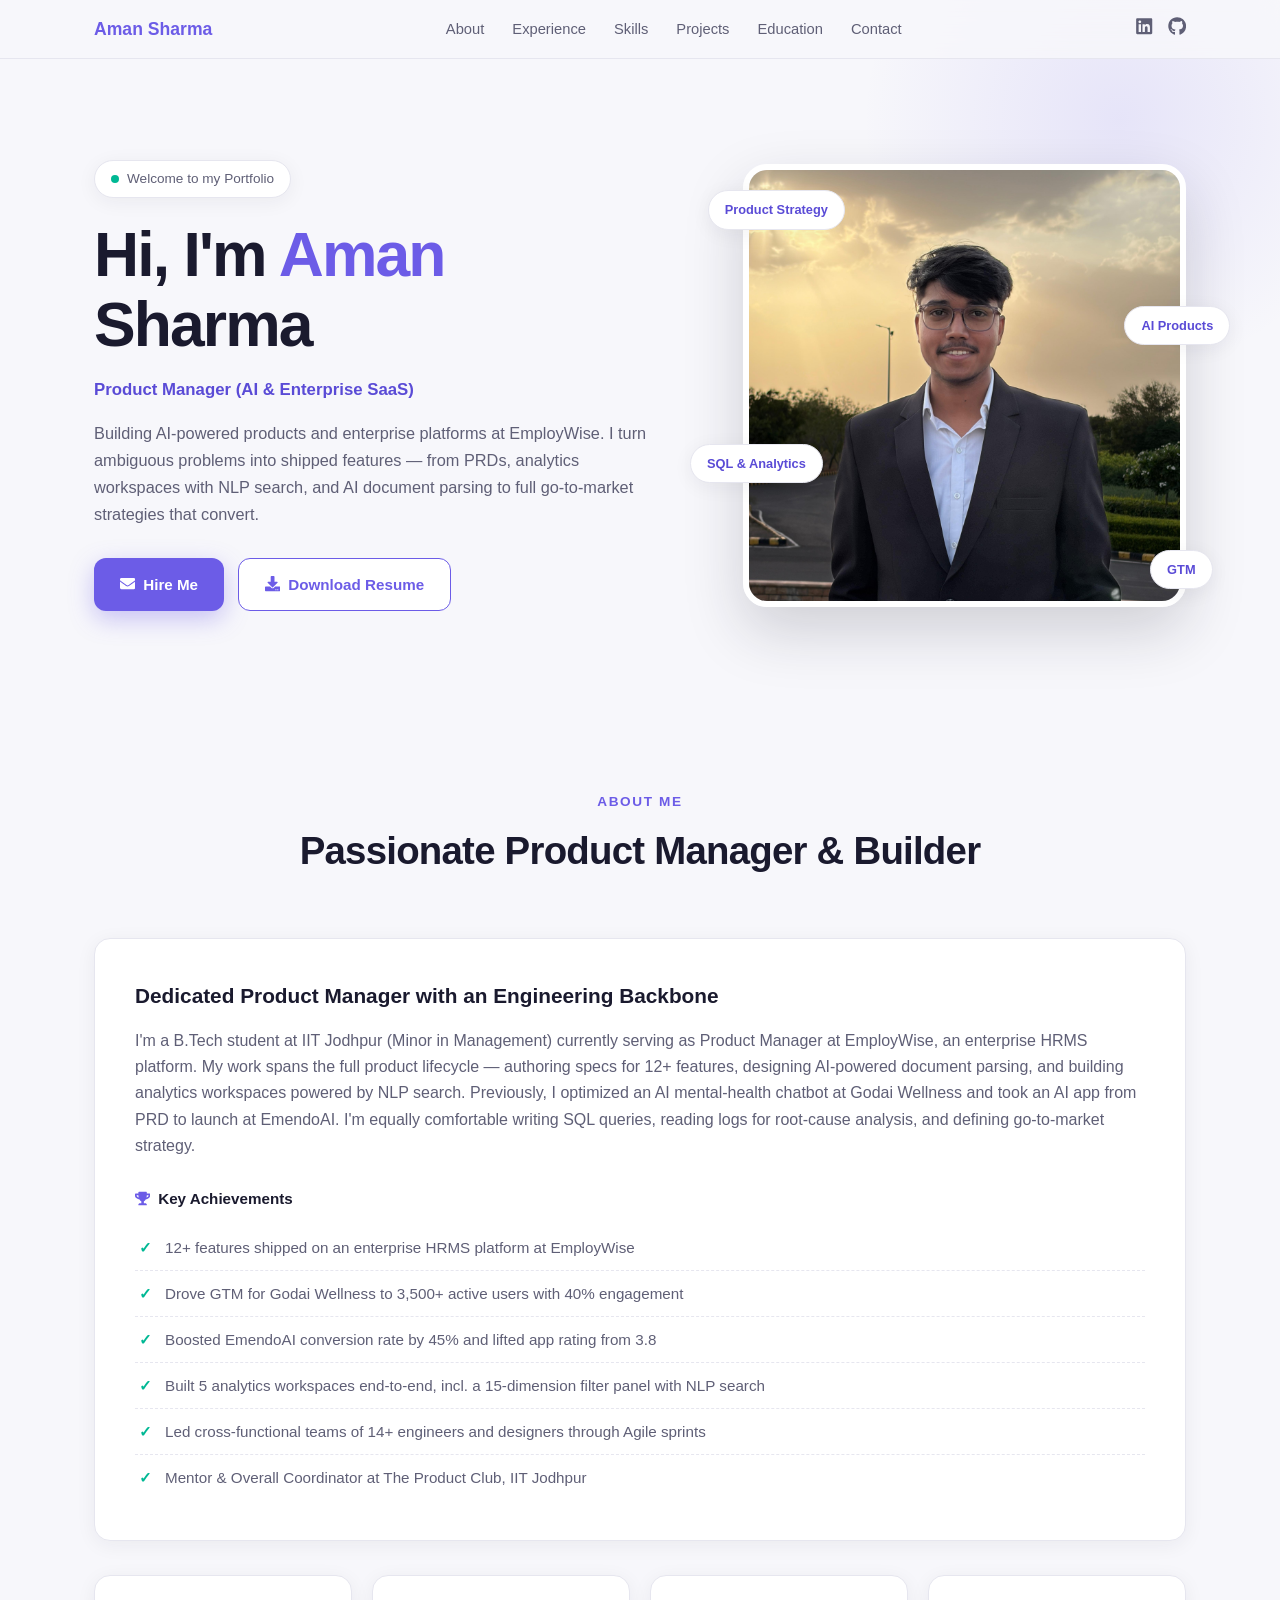
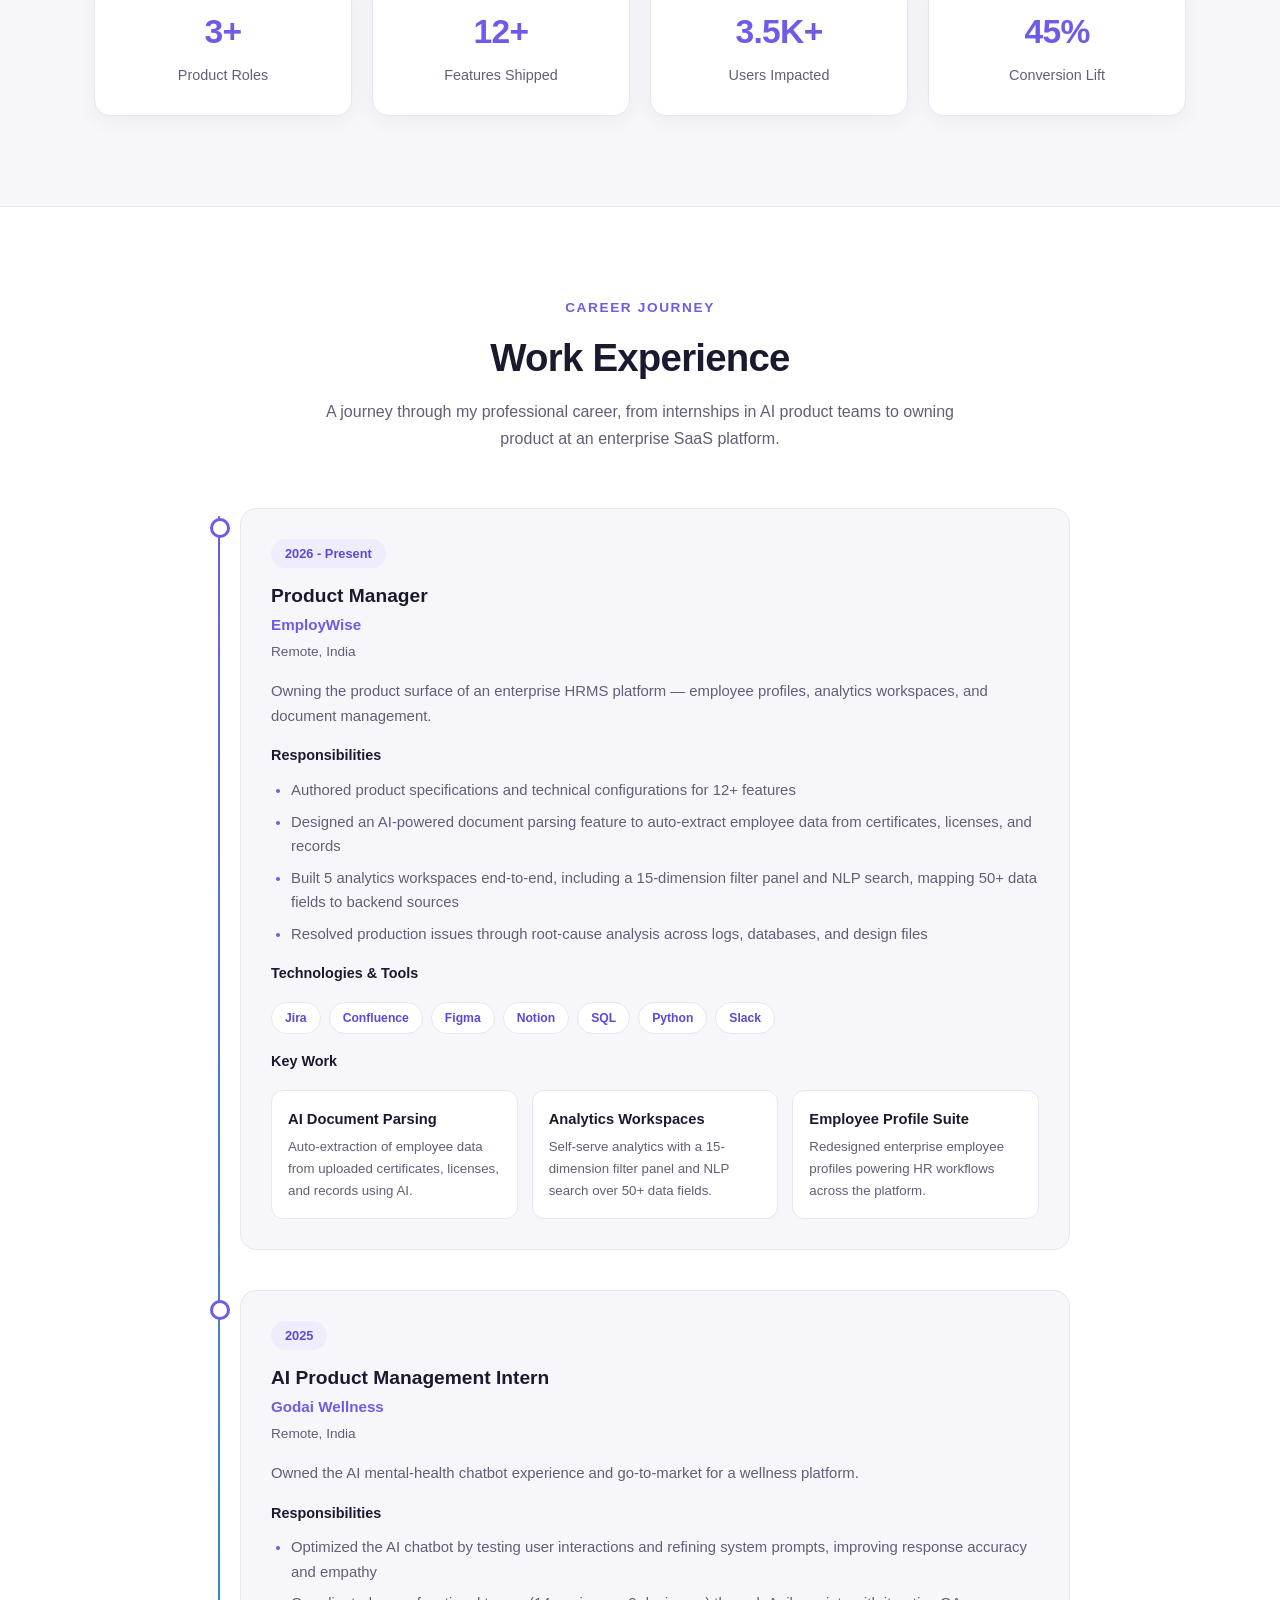
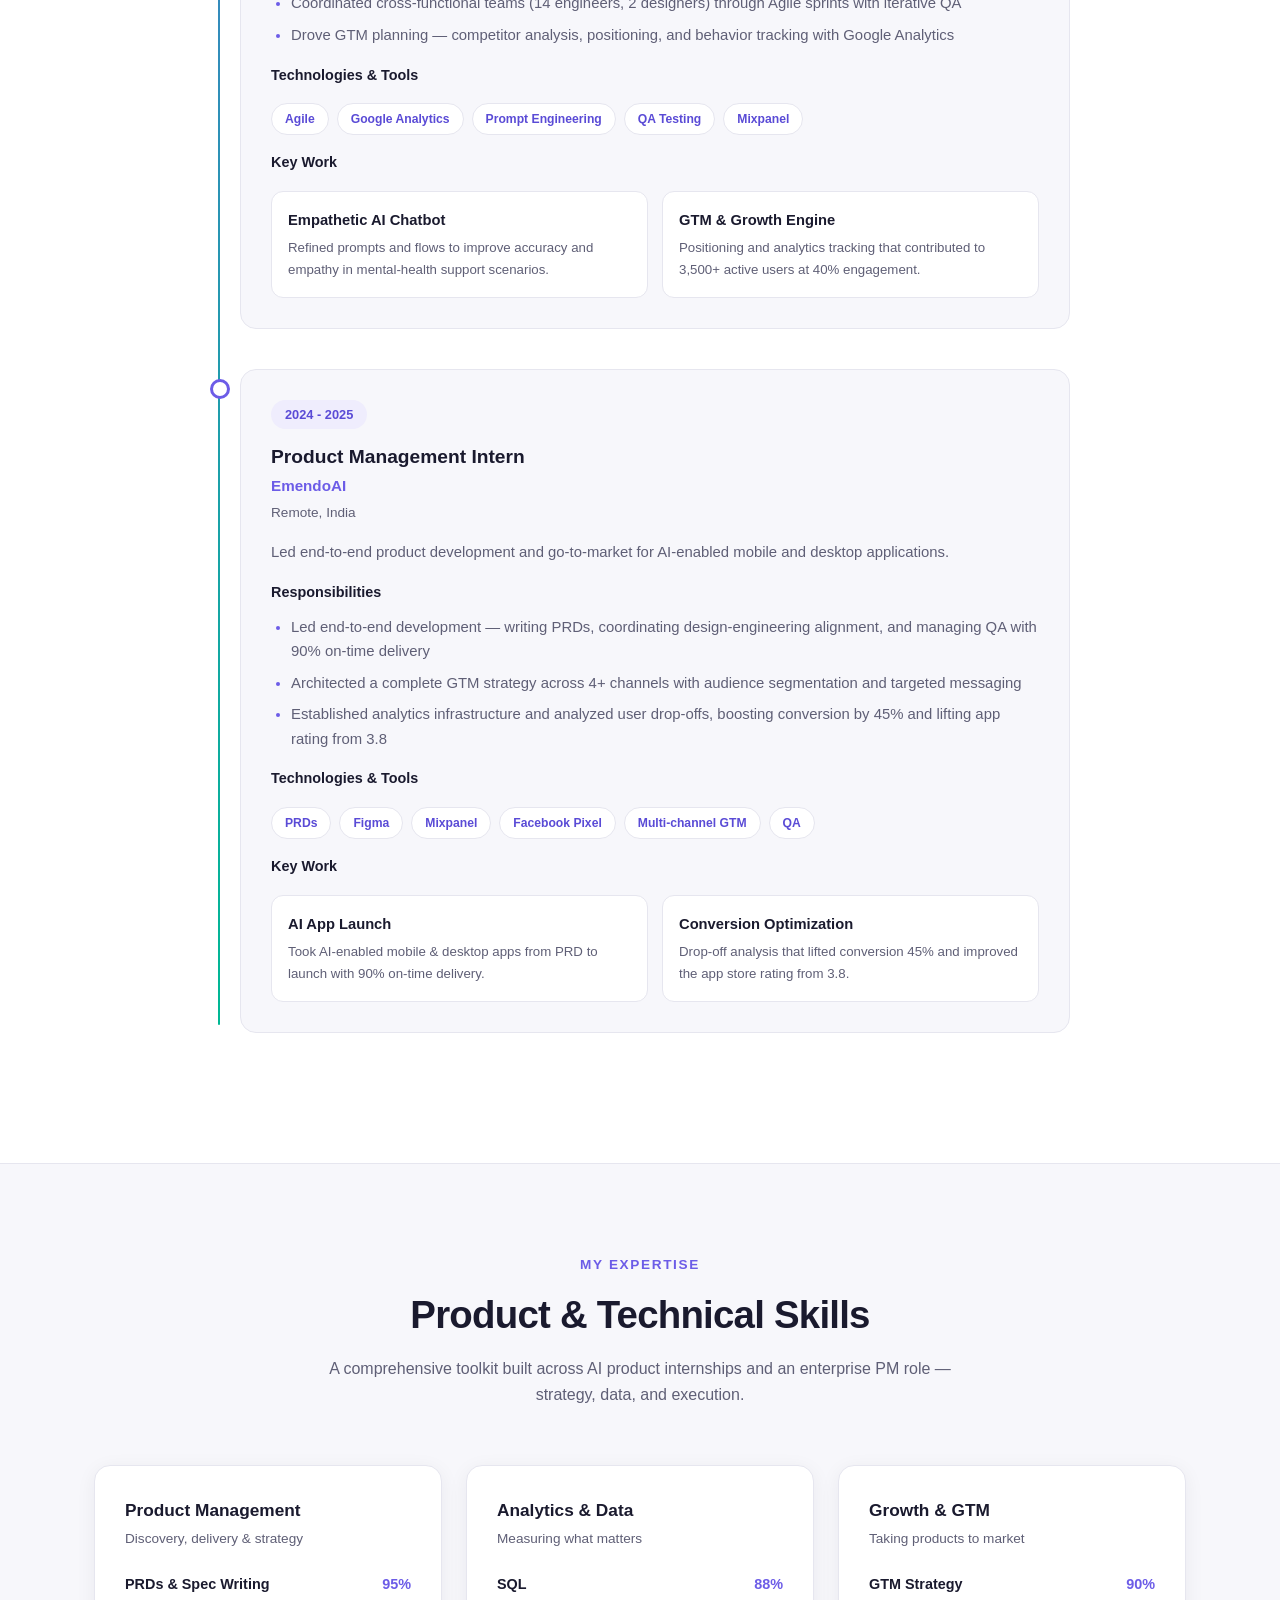
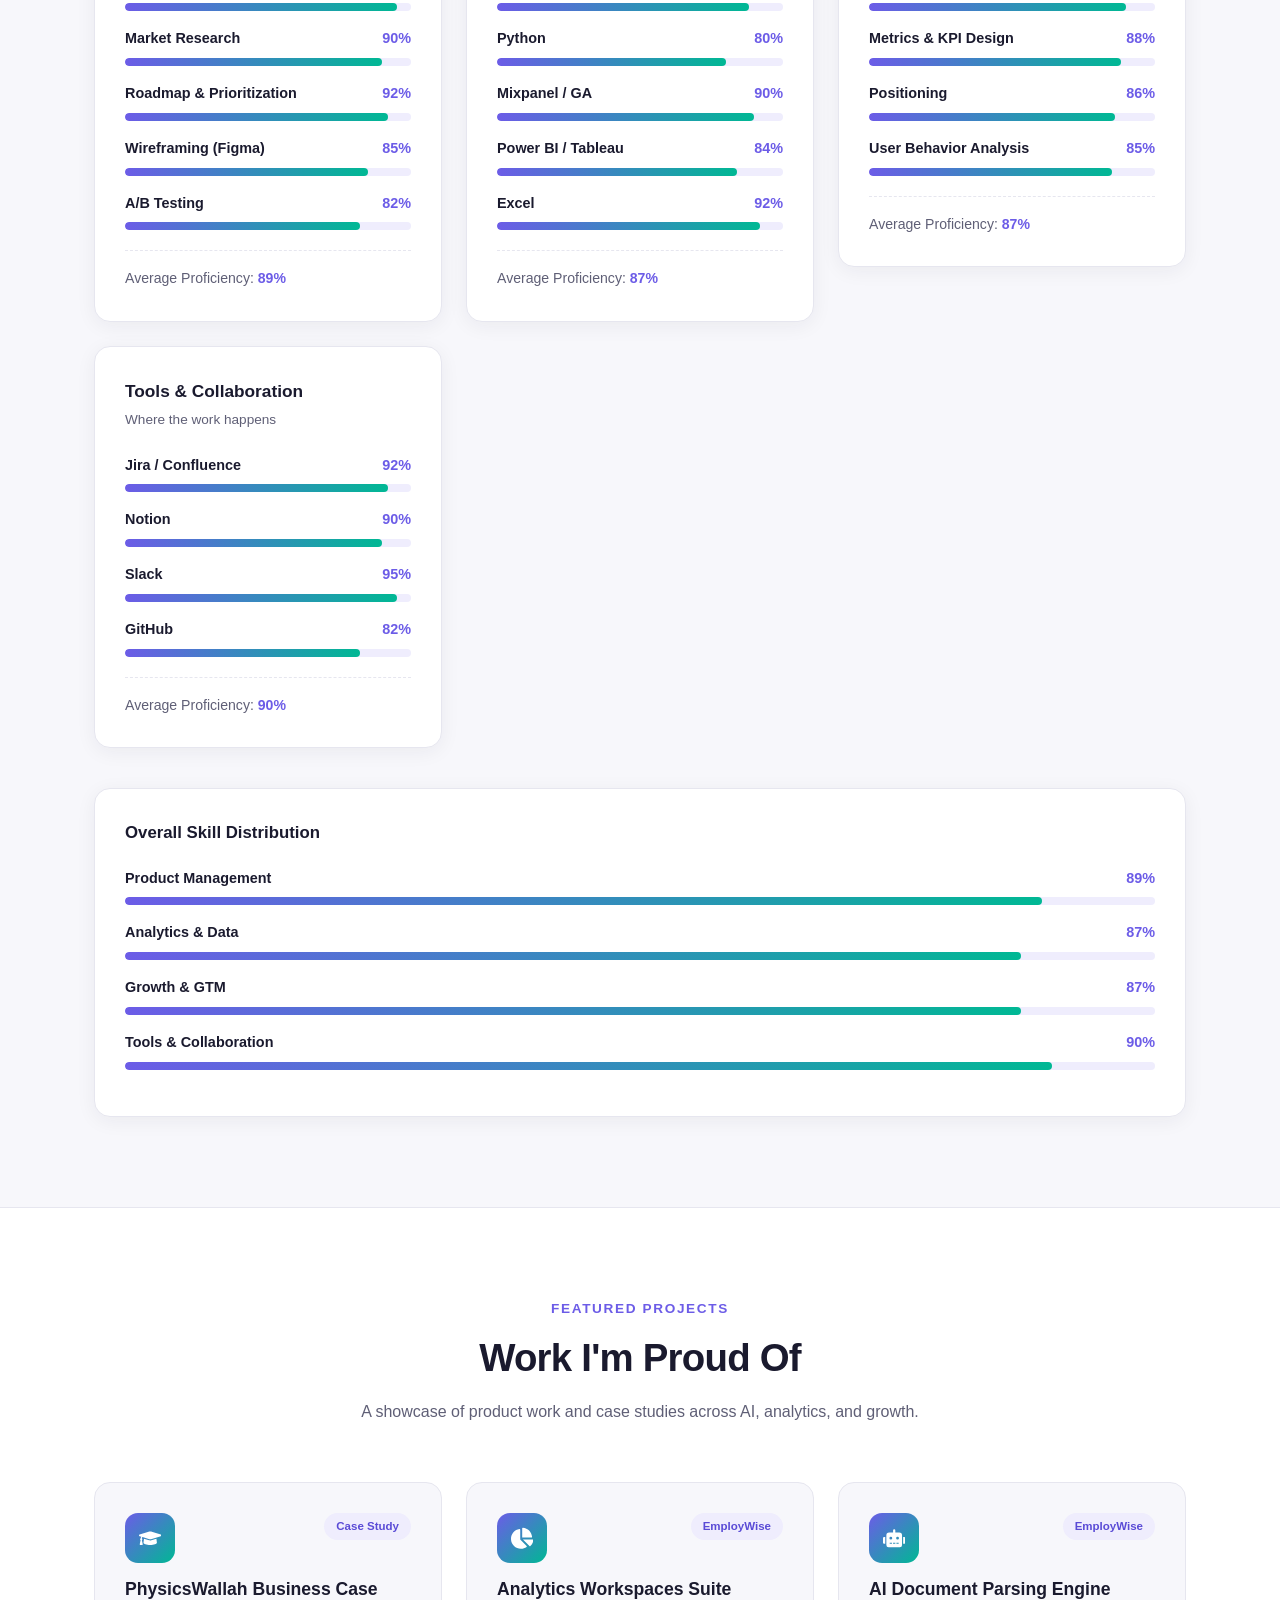
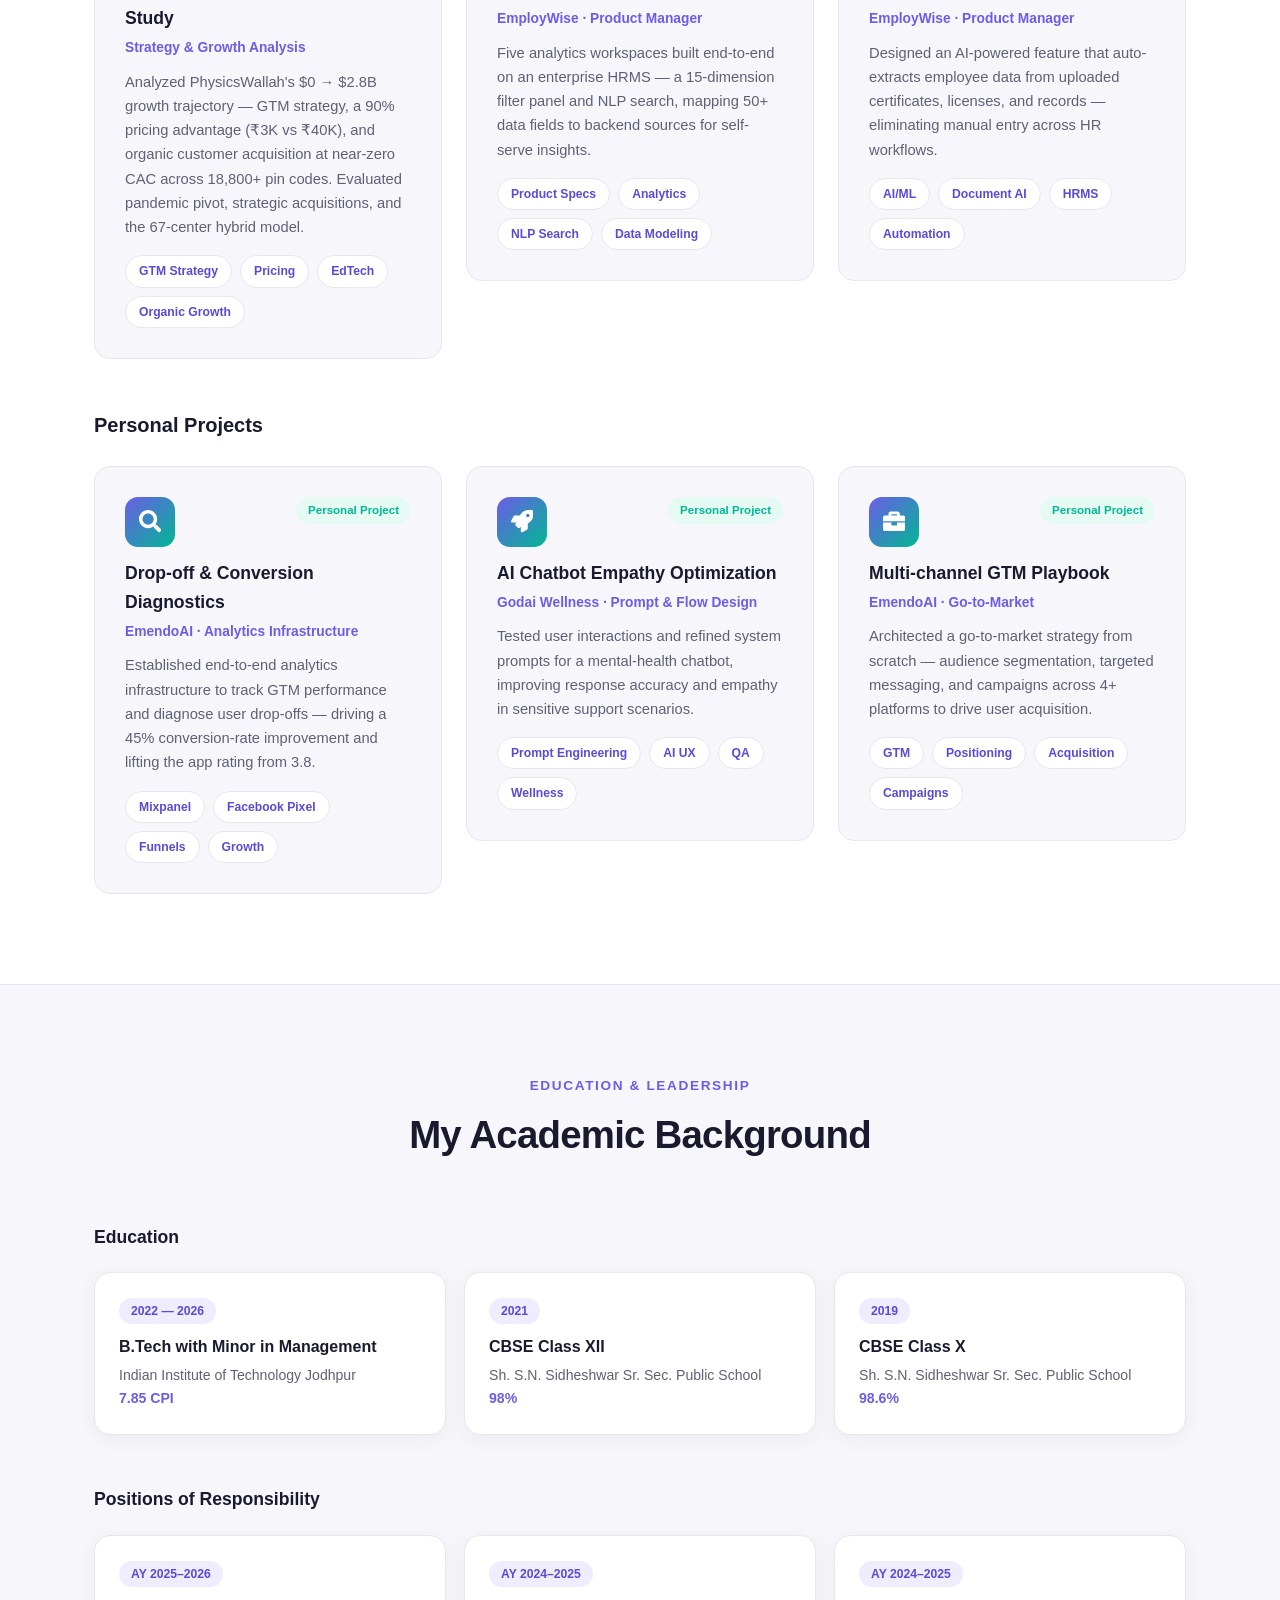
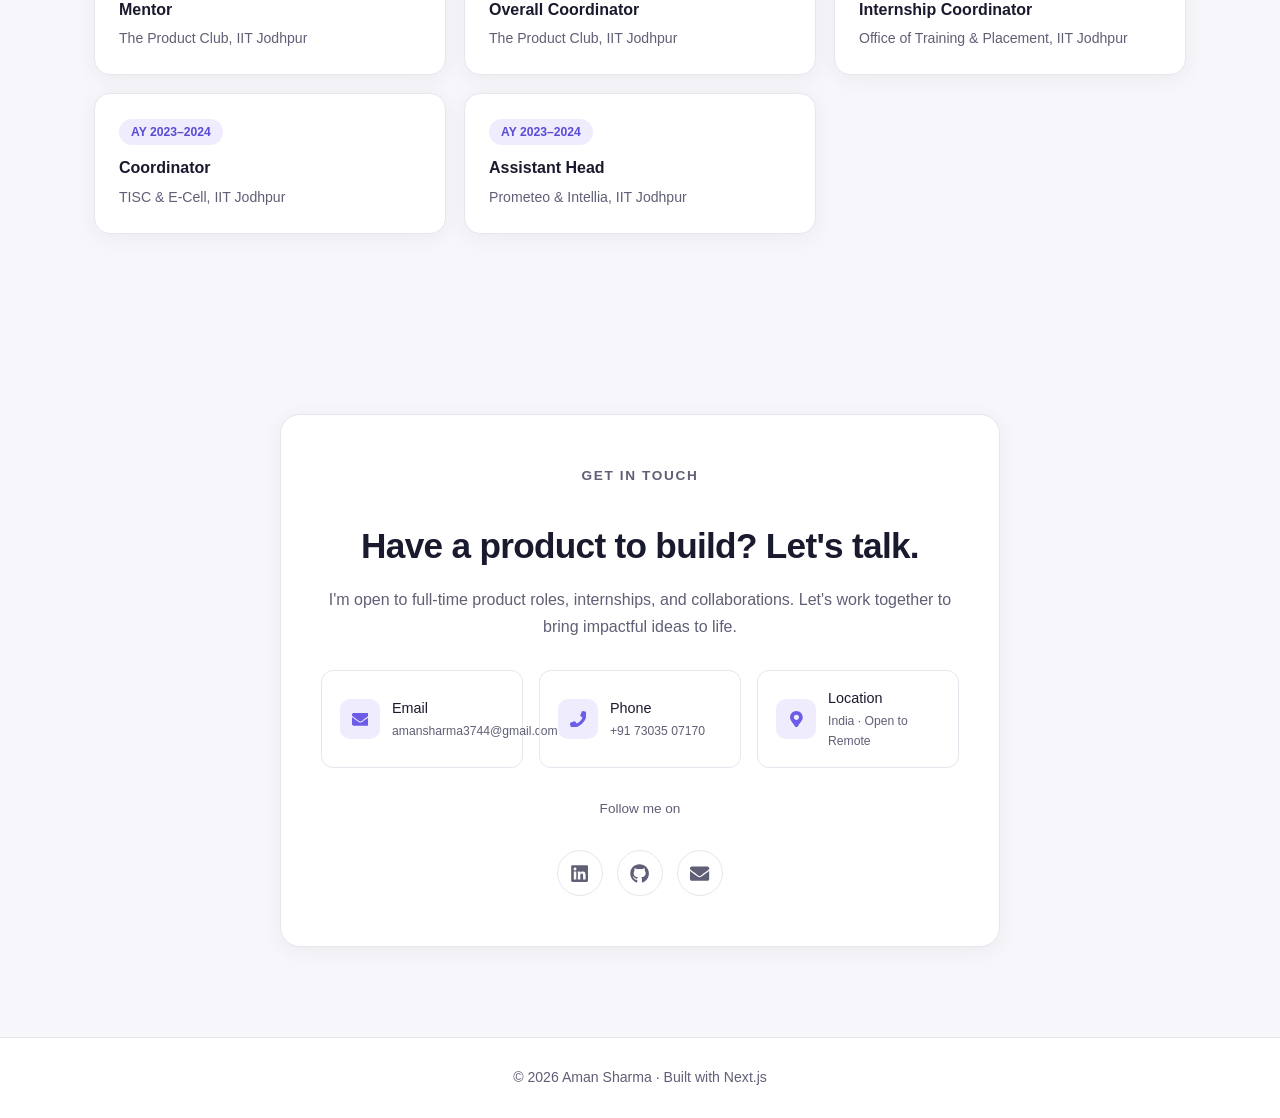
<file: index.html>
<!DOCTYPE html><html lang="en"><head><meta charSet="utf-8"/><meta name="viewport" content="width=device-width, initial-scale=1"/><link rel="preload" as="image" href="/photo.png"/><link rel="stylesheet" href="/_next/static/css/201b36b471fa4bcd.css" data-precedence="next"/><link rel="preload" as="script" fetchPriority="low" href="/_next/static/chunks/webpack-889906d2d9470bce.js"/><script src="/_next/static/chunks/fd9d1056-4e1a26e2d413ba3c.js" async=""></script><script src="/_next/static/chunks/23-ee7432b18e0e03ea.js" async=""></script><script src="/_next/static/chunks/main-app-3b768da34e5aea16.js" async=""></script><script src="/_next/static/chunks/app/page-2e2886688ad02af2.js" async=""></script><title>Aman Sharma | Product Manager</title><meta name="description" content="Portfolio of Aman Sharma — AI Product Manager building enterprise HRMS platforms, analytics workspaces, and data-driven go-to-market strategies."/><script src="/_next/static/chunks/polyfills-78c92fac7aa8fdd8.js" noModule=""></script></head><body><nav class="nav"><div class="nav-inner"><a href="#top" class="nav-logo">Aman Sharma</a><ul class="nav-links"><li><a href="#about">About</a></li><li><a href="#experience">Experience</a></li><li><a href="#skills">Skills</a></li><li><a href="#projects">Projects</a></li><li><a href="#education">Education</a></li><li><a href="#contact">Contact</a></li></ul><div class="nav-socials"><a href="https://linkedin.com/" target="_blank" rel="noreferrer" aria-label="LinkedIn"><svg stroke="currentColor" fill="currentColor" stroke-width="0" viewBox="0 0 448 512" height="1em" width="1em" xmlns="http://www.w3.org/2000/svg"><path d="M416 32H31.9C14.3 32 0 46.5 0 64.3v383.4C0 465.5 14.3 480 31.9 480H416c17.6 0 32-14.5 32-32.3V64.3c0-17.8-14.4-32.3-32-32.3zM135.4 416H69V202.2h66.5V416zm-33.2-243c-21.3 0-38.5-17.3-38.5-38.5S80.9 96 102.2 96c21.2 0 38.5 17.3 38.5 38.5 0 21.3-17.2 38.5-38.5 38.5zm282.1 243h-66.4V312c0-24.8-.5-56.7-34.5-56.7-34.6 0-39.9 27-39.9 54.9V416h-66.4V202.2h63.7v29.2h.9c8.9-16.8 30.6-34.5 62.9-34.5 67.2 0 79.7 44.3 79.7 101.9V416z"></path></svg></a><a href="https://github.com/" target="_blank" rel="noreferrer" aria-label="GitHub"><svg stroke="currentColor" fill="currentColor" stroke-width="0" viewBox="0 0 496 512" height="1em" width="1em" xmlns="http://www.w3.org/2000/svg"><path d="M165.9 397.4c0 2-2.3 3.6-5.2 3.6-3.3.3-5.6-1.3-5.6-3.6 0-2 2.3-3.6 5.2-3.6 3-.3 5.6 1.3 5.6 3.6zm-31.1-4.5c-.7 2 1.3 4.3 4.3 4.9 2.6 1 5.6 0 6.2-2s-1.3-4.3-4.3-5.2c-2.6-.7-5.5.3-6.2 2.3zm44.2-1.7c-2.9.7-4.9 2.6-4.6 4.9.3 2 2.9 3.3 5.9 2.6 2.9-.7 4.9-2.6 4.6-4.6-.3-1.9-3-3.2-5.9-2.9zM244.8 8C106.1 8 0 113.3 0 252c0 110.9 69.8 205.8 169.5 239.2 12.8 2.3 17.3-5.6 17.3-12.1 0-6.2-.3-40.4-.3-61.4 0 0-70 15-84.7-29.8 0 0-11.4-29.1-27.8-36.6 0 0-22.9-15.7 1.6-15.4 0 0 24.9 2 38.6 25.8 21.9 38.6 58.6 27.5 72.9 20.9 2.3-16 8.8-27.1 16-33.7-55.9-6.2-112.3-14.3-112.3-110.5 0-27.5 7.6-41.3 23.6-58.9-2.6-6.5-11.1-33.3 2.6-67.9 20.9-6.5 69 27 69 27 20-5.6 41.5-8.5 62.8-8.5s42.8 2.9 62.8 8.5c0 0 48.1-33.6 69-27 13.7 34.7 5.2 61.4 2.6 67.9 16 17.7 25.8 31.5 25.8 58.9 0 96.5-58.9 104.2-114.8 110.5 9.2 7.9 17 22.9 17 46.4 0 33.7-.3 75.4-.3 83.6 0 6.5 4.6 14.4 17.3 12.1C428.2 457.8 496 362.9 496 252 496 113.3 383.5 8 244.8 8zM97.2 352.9c-1.3 1-1 3.3.7 5.2 1.6 1.6 3.9 2.3 5.2 1 1.3-1 1-3.3-.7-5.2-1.6-1.6-3.9-2.3-5.2-1zm-10.8-8.1c-.7 1.3.3 2.9 2.3 3.9 1.6 1 3.6.7 4.3-.7.7-1.3-.3-2.9-2.3-3.9-2-.6-3.6-.3-4.3.7zm32.4 35.6c-1.6 1.3-1 4.3 1.3 6.2 2.3 2.3 5.2 2.6 6.5 1 1.3-1.3.7-4.3-1.3-6.2-2.2-2.3-5.2-2.6-6.5-1zm-11.4-14.7c-1.6 1-1.6 3.6 0 5.9 1.6 2.3 4.3 3.3 5.6 2.3 1.6-1.3 1.6-3.9 0-6.2-1.4-2.3-4-3.3-5.6-2z"></path></svg></a></div></div></nav><main><header class="hero" id="top"><div class="container"><div class="hero-grid"><div><span class="hero-hello"><span class="dot"></span> Welcome to my Portfolio</span><h1>Hi, I&#x27;m <span class="highlight">Aman</span><br/>Sharma</h1><span class="hero-role">Product Manager (AI &amp; Enterprise SaaS)</span><p>Building AI-powered products and enterprise platforms at EmployWise. I turn ambiguous problems into shipped features — from PRDs, analytics workspaces with NLP search, and AI document parsing to full go-to-market strategies that convert.</p><div class="btn-row"><a href="#contact" class="btn btn-primary"><svg stroke="currentColor" fill="currentColor" stroke-width="0" viewBox="0 0 512 512" height="1em" width="1em" xmlns="http://www.w3.org/2000/svg"><path d="M502.3 190.8c3.9-3.1 9.7-.2 9.7 4.7V400c0 26.5-21.5 48-48 48H48c-26.5 0-48-21.5-48-48V195.6c0-5 5.7-7.8 9.7-4.7 22.4 17.4 52.1 39.5 154.1 113.6 21.1 15.4 56.7 47.8 92.2 47.6 35.7.3 72-32.8 92.3-47.6 102-74.1 131.6-96.3 154-113.7zM256 320c23.2.4 56.6-29.2 73.4-41.4 132.7-96.3 142.8-104.7 173.4-128.7 5.8-4.5 9.2-11.5 9.2-18.9v-19c0-26.5-21.5-48-48-48H48C21.5 64 0 85.5 0 112v19c0 7.4 3.4 14.3 9.2 18.9 30.6 23.9 40.7 32.4 173.4 128.7 16.8 12.2 50.2 41.8 73.4 41.4z"></path></svg> Hire Me</a><a href="/Aman_Sharma_Resume.pdf" download="" class="btn btn-outline"><svg stroke="currentColor" fill="currentColor" stroke-width="0" viewBox="0 0 512 512" height="1em" width="1em" xmlns="http://www.w3.org/2000/svg"><path d="M216 0h80c13.3 0 24 10.7 24 24v168h87.7c17.8 0 26.7 21.5 14.1 34.1L269.7 378.3c-7.5 7.5-19.8 7.5-27.3 0L90.1 226.1c-12.6-12.6-3.7-34.1 14.1-34.1H192V24c0-13.3 10.7-24 24-24zm296 376v112c0 13.3-10.7 24-24 24H24c-13.3 0-24-10.7-24-24V376c0-13.3 10.7-24 24-24h146.7l49 49c20.1 20.1 52.5 20.1 72.6 0l49-49H488c13.3 0 24 10.7 24 24zm-124 88c0-11-9-20-20-20s-20 9-20 20 9 20 20 20 20-9 20-20zm64 0c0-11-9-20-20-20s-20 9-20 20 9 20 20 20 20-9 20-20z"></path></svg> Download Resume</a></div></div><div class="hero-photo-wrap"><img src="/photo.png" alt="Aman Sharma" class="hero-photo"/><span class="float-badge b1">Product Strategy</span><span class="float-badge b2">AI Products</span><span class="float-badge b3">SQL &amp; Analytics</span><span class="float-badge b4">GTM</span></div></div></div></header><section id="about"><div class="container"><div class="reveal "><div class="section-head"><p class="section-eyebrow">About Me</p><h2 class="section-title">Passionate Product Manager &amp; Builder</h2></div></div><div class="reveal "><div class="about-card"><h3>Dedicated Product Manager with an Engineering Backbone</h3><p>I&#x27;m a B.Tech student at IIT Jodhpur (Minor in Management) currently serving as Product Manager at EmployWise, an enterprise HRMS platform. My work spans the full product lifecycle — authoring specs for 12+ features, designing AI-powered document parsing, and building analytics workspaces powered by NLP search. Previously, I optimized an AI mental-health chatbot at Godai Wellness and took an AI app from PRD to launch at EmendoAI. I&#x27;m equally comfortable writing SQL queries, reading logs for root-cause analysis, and defining go-to-market strategy.</p><div class="key-achievements"><h4><svg stroke="currentColor" fill="currentColor" stroke-width="0" viewBox="0 0 576 512" color="#6c5ce7" style="color:#6c5ce7" height="1em" width="1em" xmlns="http://www.w3.org/2000/svg"><path d="M552 64H448V24c0-13.3-10.7-24-24-24H152c-13.3 0-24 10.7-24 24v40H24C10.7 64 0 74.7 0 88v56c0 35.7 22.5 72.4 61.9 100.7 31.5 22.7 69.8 37.1 110 41.7C203.3 338.5 240 360 240 360v72h-48c-35.3 0-64 20.7-64 56v12c0 6.6 5.4 12 12 12h296c6.6 0 12-5.4 12-12v-12c0-35.3-28.7-56-64-56h-48v-72s36.7-21.5 68.1-73.6c40.3-4.6 78.6-19 110-41.7 39.3-28.3 61.9-65 61.9-100.7V88c0-13.3-10.7-24-24-24zM99.3 192.8C74.9 175.2 64 155.6 64 144v-16h64.2c1 32.6 5.8 61.2 12.8 86.2-15.1-5.2-29.2-12.4-41.7-21.4zM512 144c0 16.1-17.7 36.1-35.3 48.8-12.5 9-26.7 16.2-41.8 21.4 7-25 11.8-53.6 12.8-86.2H512v16z"></path></svg> Key Achievements</h4><ul><li>12+ features shipped on an enterprise HRMS platform at EmployWise</li><li>Drove GTM for Godai Wellness to 3,500+ active users with 40% engagement</li><li>Boosted EmendoAI conversion rate by 45% and lifted app rating from 3.8</li><li>Built 5 analytics workspaces end-to-end, incl. a 15-dimension filter panel with NLP search</li><li>Led cross-functional teams of 14+ engineers and designers through Agile sprints</li><li>Mentor &amp; Overall Coordinator at The Product Club, IIT Jodhpur</li></ul></div></div></div><div class="reveal "><div class="stats"><div class="stat"><div class="num">3+</div><div class="label">Product Roles</div></div><div class="stat"><div class="num">12+</div><div class="label">Features Shipped</div></div><div class="stat"><div class="num">3.5K+</div><div class="label">Users Impacted</div></div><div class="stat"><div class="num">45%</div><div class="label">Conversion Lift</div></div></div></div></div></section><section id="experience"><div class="container"><div class="reveal "><div class="section-head"><p class="section-eyebrow">Career Journey</p><h2 class="section-title">Work Experience</h2><p class="section-sub">A journey through my professional career, from internships in AI product teams to owning product at an enterprise SaaS platform.</p></div></div><div class="timeline"><div class="reveal "><div class="job"><div class="job-card"><span class="job-date">2026 - Present</span><div class="job-title">Product Manager</div><div class="job-org">EmployWise</div><div class="job-loc">Remote, India</div><p style="color:var(--muted);font-size:0.93rem">Owning the product surface of an enterprise HRMS platform — employee profiles, analytics workspaces, and document management.</p><h5>Responsibilities</h5><ul><li>Authored product specifications and technical configurations for 12+ features</li><li>Designed an AI-powered document parsing feature to auto-extract employee data from certificates, licenses, and records</li><li>Built 5 analytics workspaces end-to-end, including a 15-dimension filter panel and NLP search, mapping 50+ data fields to backend sources</li><li>Resolved production issues through root-cause analysis across logs, databases, and design files</li></ul><h5>Technologies &amp; Tools</h5><div class="tags"><span class="tag">Jira</span><span class="tag">Confluence</span><span class="tag">Figma</span><span class="tag">Notion</span><span class="tag">SQL</span><span class="tag">Python</span><span class="tag">Slack</span></div><h5>Key Work</h5><div class="job-projects"><div class="mini-project"><strong>AI Document Parsing</strong><p>Auto-extraction of employee data from uploaded certificates, licenses, and records using AI.</p></div><div class="mini-project"><strong>Analytics Workspaces</strong><p>Self-serve analytics with a 15-dimension filter panel and NLP search over 50+ data fields.</p></div><div class="mini-project"><strong>Employee Profile Suite</strong><p>Redesigned enterprise employee profiles powering HR workflows across the platform.</p></div></div></div></div></div><div class="reveal "><div class="job"><div class="job-card"><span class="job-date">2025</span><div class="job-title">AI Product Management Intern</div><div class="job-org">Godai Wellness</div><div class="job-loc">Remote, India</div><p style="color:var(--muted);font-size:0.93rem">Owned the AI mental-health chatbot experience and go-to-market for a wellness platform.</p><h5>Responsibilities</h5><ul><li>Optimized the AI chatbot by testing user interactions and refining system prompts, improving response accuracy and empathy</li><li>Coordinated cross-functional teams (14 engineers, 2 designers) through Agile sprints with iterative QA</li><li>Drove GTM planning — competitor analysis, positioning, and behavior tracking with Google Analytics</li></ul><h5>Technologies &amp; Tools</h5><div class="tags"><span class="tag">Agile</span><span class="tag">Google Analytics</span><span class="tag">Prompt Engineering</span><span class="tag">QA Testing</span><span class="tag">Mixpanel</span></div><h5>Key Work</h5><div class="job-projects"><div class="mini-project"><strong>Empathetic AI Chatbot</strong><p>Refined prompts and flows to improve accuracy and empathy in mental-health support scenarios.</p></div><div class="mini-project"><strong>GTM &amp; Growth Engine</strong><p>Positioning and analytics tracking that contributed to 3,500+ active users at 40% engagement.</p></div></div></div></div></div><div class="reveal "><div class="job"><div class="job-card"><span class="job-date">2024 - 2025</span><div class="job-title">Product Management Intern</div><div class="job-org">EmendoAI</div><div class="job-loc">Remote, India</div><p style="color:var(--muted);font-size:0.93rem">Led end-to-end product development and go-to-market for AI-enabled mobile and desktop applications.</p><h5>Responsibilities</h5><ul><li>Led end-to-end development — writing PRDs, coordinating design-engineering alignment, and managing QA with 90% on-time delivery</li><li>Architected a complete GTM strategy across 4+ channels with audience segmentation and targeted messaging</li><li>Established analytics infrastructure and analyzed user drop-offs, boosting conversion by 45% and lifting app rating from 3.8</li></ul><h5>Technologies &amp; Tools</h5><div class="tags"><span class="tag">PRDs</span><span class="tag">Figma</span><span class="tag">Mixpanel</span><span class="tag">Facebook Pixel</span><span class="tag">Multi-channel GTM</span><span class="tag">QA</span></div><h5>Key Work</h5><div class="job-projects"><div class="mini-project"><strong>AI App Launch</strong><p>Took AI-enabled mobile &amp; desktop apps from PRD to launch with 90% on-time delivery.</p></div><div class="mini-project"><strong>Conversion Optimization</strong><p>Drop-off analysis that lifted conversion 45% and improved the app store rating from 3.8.</p></div></div></div></div></div></div></div></section><section id="skills"><div class="container"><div class="reveal "><div class="section-head"><p class="section-eyebrow">My Expertise</p><h2 class="section-title">Product &amp; Technical Skills</h2><p class="section-sub">A comprehensive toolkit built across AI product internships and an enterprise PM role — strategy, data, and execution.</p></div></div><div class="skills-grid"><div class="reveal "><div class="skill-card"><h3>Product Management</h3><p class="skill-sub">Discovery, delivery &amp; strategy</p><div><div class="skill-row"><div class="skill-name"><span>PRDs &amp; Spec Writing</span><span class="pct">0<!-- -->%</span></div><div class="bar"><div class="bar-fill" style="width:0%"></div></div></div><div class="skill-row"><div class="skill-name"><span>Market Research</span><span class="pct">0<!-- -->%</span></div><div class="bar"><div class="bar-fill" style="width:0%"></div></div></div><div class="skill-row"><div class="skill-name"><span>Roadmap &amp; Prioritization</span><span class="pct">0<!-- -->%</span></div><div class="bar"><div class="bar-fill" style="width:0%"></div></div></div><div class="skill-row"><div class="skill-name"><span>Wireframing (Figma)</span><span class="pct">0<!-- -->%</span></div><div class="bar"><div class="bar-fill" style="width:0%"></div></div></div><div class="skill-row"><div class="skill-name"><span>A/B Testing</span><span class="pct">0<!-- -->%</span></div><div class="bar"><div class="bar-fill" style="width:0%"></div></div></div><div class="avg">Average Proficiency: <strong>89<!-- -->%</strong></div></div></div></div><div class="reveal "><div class="skill-card"><h3>Analytics &amp; Data</h3><p class="skill-sub">Measuring what matters</p><div><div class="skill-row"><div class="skill-name"><span>SQL</span><span class="pct">0<!-- -->%</span></div><div class="bar"><div class="bar-fill" style="width:0%"></div></div></div><div class="skill-row"><div class="skill-name"><span>Python</span><span class="pct">0<!-- -->%</span></div><div class="bar"><div class="bar-fill" style="width:0%"></div></div></div><div class="skill-row"><div class="skill-name"><span>Mixpanel / GA</span><span class="pct">0<!-- -->%</span></div><div class="bar"><div class="bar-fill" style="width:0%"></div></div></div><div class="skill-row"><div class="skill-name"><span>Power BI / Tableau</span><span class="pct">0<!-- -->%</span></div><div class="bar"><div class="bar-fill" style="width:0%"></div></div></div><div class="skill-row"><div class="skill-name"><span>Excel</span><span class="pct">0<!-- -->%</span></div><div class="bar"><div class="bar-fill" style="width:0%"></div></div></div><div class="avg">Average Proficiency: <strong>87<!-- -->%</strong></div></div></div></div><div class="reveal "><div class="skill-card"><h3>Growth &amp; GTM</h3><p class="skill-sub">Taking products to market</p><div><div class="skill-row"><div class="skill-name"><span>GTM Strategy</span><span class="pct">0<!-- -->%</span></div><div class="bar"><div class="bar-fill" style="width:0%"></div></div></div><div class="skill-row"><div class="skill-name"><span>Metrics &amp; KPI Design</span><span class="pct">0<!-- -->%</span></div><div class="bar"><div class="bar-fill" style="width:0%"></div></div></div><div class="skill-row"><div class="skill-name"><span>Positioning</span><span class="pct">0<!-- -->%</span></div><div class="bar"><div class="bar-fill" style="width:0%"></div></div></div><div class="skill-row"><div class="skill-name"><span>User Behavior Analysis</span><span class="pct">0<!-- -->%</span></div><div class="bar"><div class="bar-fill" style="width:0%"></div></div></div><div class="avg">Average Proficiency: <strong>87<!-- -->%</strong></div></div></div></div><div class="reveal "><div class="skill-card"><h3>Tools &amp; Collaboration</h3><p class="skill-sub">Where the work happens</p><div><div class="skill-row"><div class="skill-name"><span>Jira / Confluence</span><span class="pct">0<!-- -->%</span></div><div class="bar"><div class="bar-fill" style="width:0%"></div></div></div><div class="skill-row"><div class="skill-name"><span>Notion</span><span class="pct">0<!-- -->%</span></div><div class="bar"><div class="bar-fill" style="width:0%"></div></div></div><div class="skill-row"><div class="skill-name"><span>Slack</span><span class="pct">0<!-- -->%</span></div><div class="bar"><div class="bar-fill" style="width:0%"></div></div></div><div class="skill-row"><div class="skill-name"><span>GitHub</span><span class="pct">0<!-- -->%</span></div><div class="bar"><div class="bar-fill" style="width:0%"></div></div></div><div class="avg">Average Proficiency: <strong>90<!-- -->%</strong></div></div></div></div></div><div class="reveal "><div class="overall"><h3>Overall Skill Distribution</h3><div class="overall-row"><div class="skill-name"><span>Product Management</span><span style="color:var(--accent)">89<!-- -->%</span></div><div class="bar"><div class="bar-fill" style="width:89%"></div></div></div><div class="overall-row"><div class="skill-name"><span>Analytics &amp; Data</span><span style="color:var(--accent)">87<!-- -->%</span></div><div class="bar"><div class="bar-fill" style="width:87%"></div></div></div><div class="overall-row"><div class="skill-name"><span>Growth &amp; GTM</span><span style="color:var(--accent)">87<!-- -->%</span></div><div class="bar"><div class="bar-fill" style="width:87%"></div></div></div><div class="overall-row"><div class="skill-name"><span>Tools &amp; Collaboration</span><span style="color:var(--accent)">90<!-- -->%</span></div><div class="bar"><div class="bar-fill" style="width:90%"></div></div></div></div></div></div></section><section id="projects"><div class="container"><div class="reveal "><div class="section-head"><p class="section-eyebrow">Featured Projects</p><h2 class="section-title">Work I&#x27;m Proud Of</h2><p class="section-sub">A showcase of product work and case studies across AI, analytics, and growth.</p></div></div><div class="proj-grid"><div class="reveal "><div class="proj-card"><div class="proj-top"><div class="proj-icon"><svg stroke="currentColor" fill="currentColor" stroke-width="0" viewBox="0 0 640 512" height="1em" width="1em" xmlns="http://www.w3.org/2000/svg"><path d="M622.34 153.2L343.4 67.5c-15.2-4.67-31.6-4.67-46.79 0L17.66 153.2c-23.54 7.23-23.54 38.36 0 45.59l48.63 14.94c-10.67 13.19-17.23 29.28-17.88 46.9C38.78 266.15 32 276.11 32 288c0 10.78 5.68 19.85 13.86 25.65L20.33 428.53C18.11 438.52 25.71 448 35.94 448h56.11c10.24 0 17.84-9.48 15.62-19.47L82.14 313.65C90.32 307.85 96 298.78 96 288c0-11.57-6.47-21.25-15.66-26.87.76-15.02 8.44-28.3 20.69-36.72L296.6 284.5c9.06 2.78 26.44 6.25 46.79 0l278.95-85.7c23.55-7.24 23.55-38.36 0-45.6zM352.79 315.09c-28.53 8.76-52.84 3.92-65.59 0l-145.02-44.55L128 384c0 35.35 85.96 64 192 64s192-28.65 192-64l-14.18-113.47-145.03 44.56z"></path></svg></div><span class="proj-badge ">Case Study</span></div><h3>PhysicsWallah Business Case Study</h3><div class="proj-org">Strategy &amp; Growth Analysis</div><p>Analyzed PhysicsWallah&#x27;s $0 → $2.8B growth trajectory — GTM strategy, a 90% pricing advantage (₹3K vs ₹40K), and organic customer acquisition at near-zero CAC across 18,800+ pin codes. Evaluated pandemic pivot, strategic acquisitions, and the 67-center hybrid model.</p><div class="tags"><span class="tag">GTM Strategy</span><span class="tag">Pricing</span><span class="tag">EdTech</span><span class="tag">Organic Growth</span></div></div></div><div class="reveal "><div class="proj-card"><div class="proj-top"><div class="proj-icon"><svg stroke="currentColor" fill="currentColor" stroke-width="0" viewBox="0 0 544 512" height="1em" width="1em" xmlns="http://www.w3.org/2000/svg"><path d="M527.79 288H290.5l158.03 158.03c6.04 6.04 15.98 6.53 22.19.68 38.7-36.46 65.32-85.61 73.13-140.86 1.34-9.46-6.51-17.85-16.06-17.85zm-15.83-64.8C503.72 103.74 408.26 8.28 288.8.04 279.68-.59 272 7.1 272 16.24V240h223.77c9.14 0 16.82-7.68 16.19-16.8zM224 288V50.71c0-9.55-8.39-17.4-17.84-16.06C86.99 51.49-4.1 155.6.14 280.37 4.5 408.51 114.83 513.59 243.03 511.98c50.4-.63 96.97-16.87 135.26-44.03 7.9-5.6 8.42-17.23 1.57-24.08L224 288z"></path></svg></div><span class="proj-badge ">EmployWise</span></div><h3>Analytics Workspaces Suite</h3><div class="proj-org">EmployWise · Product Manager</div><p>Five analytics workspaces built end-to-end on an enterprise HRMS — a 15-dimension filter panel and NLP search, mapping 50+ data fields to backend sources for self-serve insights.</p><div class="tags"><span class="tag">Product Specs</span><span class="tag">Analytics</span><span class="tag">NLP Search</span><span class="tag">Data Modeling</span></div></div></div><div class="reveal "><div class="proj-card"><div class="proj-top"><div class="proj-icon"><svg stroke="currentColor" fill="currentColor" stroke-width="0" viewBox="0 0 640 512" height="1em" width="1em" xmlns="http://www.w3.org/2000/svg"><path d="M32,224H64V416H32A31.96166,31.96166,0,0,1,0,384V256A31.96166,31.96166,0,0,1,32,224Zm512-48V448a64.06328,64.06328,0,0,1-64,64H160a64.06328,64.06328,0,0,1-64-64V176a79.974,79.974,0,0,1,80-80H288V32a32,32,0,0,1,64,0V96H464A79.974,79.974,0,0,1,544,176ZM264,256a40,40,0,1,0-40,40A39.997,39.997,0,0,0,264,256Zm-8,128H192v32h64Zm96,0H288v32h64ZM456,256a40,40,0,1,0-40,40A39.997,39.997,0,0,0,456,256Zm-8,128H384v32h64ZM640,256V384a31.96166,31.96166,0,0,1-32,32H576V224h32A31.96166,31.96166,0,0,1,640,256Z"></path></svg></div><span class="proj-badge ">EmployWise</span></div><h3>AI Document Parsing Engine</h3><div class="proj-org">EmployWise · Product Manager</div><p>Designed an AI-powered feature that auto-extracts employee data from uploaded certificates, licenses, and records — eliminating manual entry across HR workflows.</p><div class="tags"><span class="tag">AI/ML</span><span class="tag">Document AI</span><span class="tag">HRMS</span><span class="tag">Automation</span></div></div></div></div><div class="reveal "><h3 class="proj-subhead">Personal Projects</h3></div><div class="proj-grid"><div class="reveal "><div class="proj-card"><div class="proj-top"><div class="proj-icon"><svg stroke="currentColor" fill="currentColor" stroke-width="0" viewBox="0 0 512 512" height="1em" width="1em" xmlns="http://www.w3.org/2000/svg"><path d="M505 442.7L405.3 343c-4.5-4.5-10.6-7-17-7H372c27.6-35.3 44-79.7 44-128C416 93.1 322.9 0 208 0S0 93.1 0 208s93.1 208 208 208c48.3 0 92.7-16.4 128-44v16.3c0 6.4 2.5 12.5 7 17l99.7 99.7c9.4 9.4 24.6 9.4 33.9 0l28.3-28.3c9.4-9.4 9.4-24.6.1-34zM208 336c-70.7 0-128-57.2-128-128 0-70.7 57.2-128 128-128 70.7 0 128 57.2 128 128 0 70.7-57.2 128-128 128z"></path></svg></div><span class="proj-badge personal">Personal Project</span></div><h3>Drop-off &amp; Conversion Diagnostics</h3><div class="proj-org">EmendoAI · Analytics Infrastructure</div><p>Established end-to-end analytics infrastructure to track GTM performance and diagnose user drop-offs — driving a 45% conversion-rate improvement and lifting the app rating from 3.8.</p><div class="tags"><span class="tag">Mixpanel</span><span class="tag">Facebook Pixel</span><span class="tag">Funnels</span><span class="tag">Growth</span></div></div></div><div class="reveal "><div class="proj-card"><div class="proj-top"><div class="proj-icon"><svg stroke="currentColor" fill="currentColor" stroke-width="0" viewBox="0 0 512 512" height="1em" width="1em" xmlns="http://www.w3.org/2000/svg"><path d="M505.12019,19.09375c-1.18945-5.53125-6.65819-11-12.207-12.1875C460.716,0,435.507,0,410.40747,0,307.17523,0,245.26909,55.20312,199.05238,128H94.83772c-16.34763.01562-35.55658,11.875-42.88664,26.48438L2.51562,253.29688A28.4,28.4,0,0,0,0,264a24.00867,24.00867,0,0,0,24.00582,24H127.81618l-22.47457,22.46875c-11.36521,11.36133-12.99607,32.25781,0,45.25L156.24582,406.625c11.15623,11.1875,32.15619,13.15625,45.27726,0l22.47457-22.46875V488a24.00867,24.00867,0,0,0,24.00581,24,28.55934,28.55934,0,0,0,10.707-2.51562l98.72834-49.39063c14.62888-7.29687,26.50776-26.5,26.50776-42.85937V312.79688c72.59753-46.3125,128.03493-108.40626,128.03493-211.09376C512.07526,76.5,512.07526,51.29688,505.12019,19.09375ZM384.04033,168A40,40,0,1,1,424.05,128,40.02322,40.02322,0,0,1,384.04033,168Z"></path></svg></div><span class="proj-badge personal">Personal Project</span></div><h3>AI Chatbot Empathy Optimization</h3><div class="proj-org">Godai Wellness · Prompt &amp; Flow Design</div><p>Tested user interactions and refined system prompts for a mental-health chatbot, improving response accuracy and empathy in sensitive support scenarios.</p><div class="tags"><span class="tag">Prompt Engineering</span><span class="tag">AI UX</span><span class="tag">QA</span><span class="tag">Wellness</span></div></div></div><div class="reveal "><div class="proj-card"><div class="proj-top"><div class="proj-icon"><svg stroke="currentColor" fill="currentColor" stroke-width="0" viewBox="0 0 512 512" height="1em" width="1em" xmlns="http://www.w3.org/2000/svg"><path d="M320 336c0 8.84-7.16 16-16 16h-96c-8.84 0-16-7.16-16-16v-48H0v144c0 25.6 22.4 48 48 48h416c25.6 0 48-22.4 48-48V288H320v48zm144-208h-80V80c0-25.6-22.4-48-48-48H176c-25.6 0-48 22.4-48 48v48H48c-25.6 0-48 22.4-48 48v80h512v-80c0-25.6-22.4-48-48-48zm-144 0H192V96h128v32z"></path></svg></div><span class="proj-badge personal">Personal Project</span></div><h3>Multi-channel GTM Playbook</h3><div class="proj-org">EmendoAI · Go-to-Market</div><p>Architected a go-to-market strategy from scratch — audience segmentation, targeted messaging, and campaigns across 4+ platforms to drive user acquisition.</p><div class="tags"><span class="tag">GTM</span><span class="tag">Positioning</span><span class="tag">Acquisition</span><span class="tag">Campaigns</span></div></div></div></div></div></section><section id="education"><div class="container"><div class="reveal "><div class="section-head"><p class="section-eyebrow">Education &amp; Leadership</p><h2 class="section-title">My Academic Background</h2></div></div><div class="reveal "><h3 style="margin-bottom:20px;font-size:1.1rem">Education</h3></div><div class="edu-grid"><div class="reveal "><div class="edu-card"><span class="edu-year">2022 — 2026</span><h3>B.Tech with Minor in Management</h3><p>Indian Institute of Technology Jodhpur</p><p style="color:var(--accent);font-weight:700">7.85 CPI</p></div></div><div class="reveal "><div class="edu-card"><span class="edu-year">2021</span><h3>CBSE Class XII</h3><p>Sh. S.N. Sidheshwar Sr. Sec. Public School</p><p style="color:var(--accent);font-weight:700">98%</p></div></div><div class="reveal "><div class="edu-card"><span class="edu-year">2019</span><h3>CBSE Class X</h3><p>Sh. S.N. Sidheshwar Sr. Sec. Public School</p><p style="color:var(--accent);font-weight:700">98.6%</p></div></div></div><div class="reveal "><h3 style="margin:50px 0 20px;font-size:1.1rem">Positions of Responsibility</h3></div><div class="edu-grid"><div class="reveal "><div class="edu-card"><span class="edu-year">AY 2025–2026</span><h3>Mentor</h3><p>The Product Club, IIT Jodhpur</p></div></div><div class="reveal "><div class="edu-card"><span class="edu-year">AY 2024–2025</span><h3>Overall Coordinator</h3><p>The Product Club, IIT Jodhpur</p></div></div><div class="reveal "><div class="edu-card"><span class="edu-year">AY 2024–2025</span><h3>Internship Coordinator</h3><p>Office of Training &amp; Placement, IIT Jodhpur</p></div></div><div class="reveal "><div class="edu-card"><span class="edu-year">AY 2023–2024</span><h3>Coordinator</h3><p>TISC &amp; E-Cell, IIT Jodhpur</p></div></div><div class="reveal "><div class="edu-card"><span class="edu-year">AY 2023–2024</span><h3>Assistant Head</h3><p>Prometeo &amp; Intellia, IIT Jodhpur</p></div></div></div></div></section><section id="contact"><div class="container"><div class="contact-card"><p class="section-eyebrow">Get In Touch</p><h2>Have a product to build? Let&#x27;s talk.</h2><p>I&#x27;m open to full-time product roles, internships, and collaborations. Let&#x27;s work together to bring impactful ideas to life.</p><div class="contact-info"><a href="mailto:amansharma3744@gmail.com" class="contact-item"><span class="c-icon"><svg stroke="currentColor" fill="currentColor" stroke-width="0" viewBox="0 0 512 512" height="1em" width="1em" xmlns="http://www.w3.org/2000/svg"><path d="M502.3 190.8c3.9-3.1 9.7-.2 9.7 4.7V400c0 26.5-21.5 48-48 48H48c-26.5 0-48-21.5-48-48V195.6c0-5 5.7-7.8 9.7-4.7 22.4 17.4 52.1 39.5 154.1 113.6 21.1 15.4 56.7 47.8 92.2 47.6 35.7.3 72-32.8 92.3-47.6 102-74.1 131.6-96.3 154-113.7zM256 320c23.2.4 56.6-29.2 73.4-41.4 132.7-96.3 142.8-104.7 173.4-128.7 5.8-4.5 9.2-11.5 9.2-18.9v-19c0-26.5-21.5-48-48-48H48C21.5 64 0 85.5 0 112v19c0 7.4 3.4 14.3 9.2 18.9 30.6 23.9 40.7 32.4 173.4 128.7 16.8 12.2 50.2 41.8 73.4 41.4z"></path></svg></span><span>Email<small>amansharma3744@gmail.com</small></span></a><a href="tel:+917303507170" class="contact-item"><span class="c-icon"><svg stroke="currentColor" fill="currentColor" stroke-width="0" viewBox="0 0 512 512" height="1em" width="1em" xmlns="http://www.w3.org/2000/svg"><path d="M493.4 24.6l-104-24c-11.3-2.6-22.9 3.3-27.5 13.9l-48 112c-4.2 9.8-1.4 21.3 6.9 28l60.6 49.6c-36 76.7-98.9 140.5-177.2 177.2l-49.6-60.6c-6.8-8.3-18.2-11.1-28-6.9l-112 48C3.9 366.5-2 378.1.6 389.4l24 104C27.1 504.2 36.7 512 48 512c256.1 0 464-207.5 464-464 0-11.2-7.7-20.9-18.6-23.4z"></path></svg></span><span>Phone<small>+91 73035 07170</small></span></a><div class="contact-item"><span class="c-icon"><svg stroke="currentColor" fill="currentColor" stroke-width="0" viewBox="0 0 384 512" height="1em" width="1em" xmlns="http://www.w3.org/2000/svg"><path d="M172.268 501.67C26.97 291.031 0 269.413 0 192 0 85.961 85.961 0 192 0s192 85.961 192 192c0 77.413-26.97 99.031-172.268 309.67-9.535 13.774-29.93 13.773-39.464 0zM192 272c44.183 0 80-35.817 80-80s-35.817-80-80-80-80 35.817-80 80 35.817 80 80 80z"></path></svg></span><span>Location<small>India · Open to Remote</small></span></div></div><p class="follow-label">Follow me on</p><div class="socials"><a href="https://linkedin.com/" target="_blank" rel="noreferrer" aria-label="LinkedIn"><svg stroke="currentColor" fill="currentColor" stroke-width="0" viewBox="0 0 448 512" height="1em" width="1em" xmlns="http://www.w3.org/2000/svg"><path d="M416 32H31.9C14.3 32 0 46.5 0 64.3v383.4C0 465.5 14.3 480 31.9 480H416c17.6 0 32-14.5 32-32.3V64.3c0-17.8-14.4-32.3-32-32.3zM135.4 416H69V202.2h66.5V416zm-33.2-243c-21.3 0-38.5-17.3-38.5-38.5S80.9 96 102.2 96c21.2 0 38.5 17.3 38.5 38.5 0 21.3-17.2 38.5-38.5 38.5zm282.1 243h-66.4V312c0-24.8-.5-56.7-34.5-56.7-34.6 0-39.9 27-39.9 54.9V416h-66.4V202.2h63.7v29.2h.9c8.9-16.8 30.6-34.5 62.9-34.5 67.2 0 79.7 44.3 79.7 101.9V416z"></path></svg></a><a href="https://github.com/" target="_blank" rel="noreferrer" aria-label="GitHub"><svg stroke="currentColor" fill="currentColor" stroke-width="0" viewBox="0 0 496 512" height="1em" width="1em" xmlns="http://www.w3.org/2000/svg"><path d="M165.9 397.4c0 2-2.3 3.6-5.2 3.6-3.3.3-5.6-1.3-5.6-3.6 0-2 2.3-3.6 5.2-3.6 3-.3 5.6 1.3 5.6 3.6zm-31.1-4.5c-.7 2 1.3 4.3 4.3 4.9 2.6 1 5.6 0 6.2-2s-1.3-4.3-4.3-5.2c-2.6-.7-5.5.3-6.2 2.3zm44.2-1.7c-2.9.7-4.9 2.6-4.6 4.9.3 2 2.9 3.3 5.9 2.6 2.9-.7 4.9-2.6 4.6-4.6-.3-1.9-3-3.2-5.9-2.9zM244.8 8C106.1 8 0 113.3 0 252c0 110.9 69.8 205.8 169.5 239.2 12.8 2.3 17.3-5.6 17.3-12.1 0-6.2-.3-40.4-.3-61.4 0 0-70 15-84.7-29.8 0 0-11.4-29.1-27.8-36.6 0 0-22.9-15.7 1.6-15.4 0 0 24.9 2 38.6 25.8 21.9 38.6 58.6 27.5 72.9 20.9 2.3-16 8.8-27.1 16-33.7-55.9-6.2-112.3-14.3-112.3-110.5 0-27.5 7.6-41.3 23.6-58.9-2.6-6.5-11.1-33.3 2.6-67.9 20.9-6.5 69 27 69 27 20-5.6 41.5-8.5 62.8-8.5s42.8 2.9 62.8 8.5c0 0 48.1-33.6 69-27 13.7 34.7 5.2 61.4 2.6 67.9 16 17.7 25.8 31.5 25.8 58.9 0 96.5-58.9 104.2-114.8 110.5 9.2 7.9 17 22.9 17 46.4 0 33.7-.3 75.4-.3 83.6 0 6.5 4.6 14.4 17.3 12.1C428.2 457.8 496 362.9 496 252 496 113.3 383.5 8 244.8 8zM97.2 352.9c-1.3 1-1 3.3.7 5.2 1.6 1.6 3.9 2.3 5.2 1 1.3-1 1-3.3-.7-5.2-1.6-1.6-3.9-2.3-5.2-1zm-10.8-8.1c-.7 1.3.3 2.9 2.3 3.9 1.6 1 3.6.7 4.3-.7.7-1.3-.3-2.9-2.3-3.9-2-.6-3.6-.3-4.3.7zm32.4 35.6c-1.6 1.3-1 4.3 1.3 6.2 2.3 2.3 5.2 2.6 6.5 1 1.3-1.3.7-4.3-1.3-6.2-2.2-2.3-5.2-2.6-6.5-1zm-11.4-14.7c-1.6 1-1.6 3.6 0 5.9 1.6 2.3 4.3 3.3 5.6 2.3 1.6-1.3 1.6-3.9 0-6.2-1.4-2.3-4-3.3-5.6-2z"></path></svg></a><a href="mailto:amansharma3744@gmail.com" aria-label="Email"><svg stroke="currentColor" fill="currentColor" stroke-width="0" viewBox="0 0 512 512" height="1em" width="1em" xmlns="http://www.w3.org/2000/svg"><path d="M502.3 190.8c3.9-3.1 9.7-.2 9.7 4.7V400c0 26.5-21.5 48-48 48H48c-26.5 0-48-21.5-48-48V195.6c0-5 5.7-7.8 9.7-4.7 22.4 17.4 52.1 39.5 154.1 113.6 21.1 15.4 56.7 47.8 92.2 47.6 35.7.3 72-32.8 92.3-47.6 102-74.1 131.6-96.3 154-113.7zM256 320c23.2.4 56.6-29.2 73.4-41.4 132.7-96.3 142.8-104.7 173.4-128.7 5.8-4.5 9.2-11.5 9.2-18.9v-19c0-26.5-21.5-48-48-48H48C21.5 64 0 85.5 0 112v19c0 7.4 3.4 14.3 9.2 18.9 30.6 23.9 40.7 32.4 173.4 128.7 16.8 12.2 50.2 41.8 73.4 41.4z"></path></svg></a></div></div></div></section></main><footer class="footer"><div class="container">© <!-- -->2026<!-- --> Aman Sharma · Built with Next.js</div></footer><script src="/_next/static/chunks/webpack-889906d2d9470bce.js" async=""></script><script>(self.__next_f=self.__next_f||[]).push([0]);self.__next_f.push([2,null])</script><script>self.__next_f.push([1,"1:HL[\"/_next/static/css/201b36b471fa4bcd.css\",\"style\"]\n"])</script><script>self.__next_f.push([1,"2:I[5751,[],\"\"]\n5:I[9600,[\"931\",\"static/chunks/app/page-2e2886688ad02af2.js\"],\"default\"]\n6:I[1949,[\"931\",\"static/chunks/app/page-2e2886688ad02af2.js\"],\"default\"]\n8:I[9275,[],\"\"]\n9:I[1343,[],\"\"]\nb:I[6130,[],\"\"]\n4:T518,M165.9 397.4c0 2-2.3 3.6-5.2 3.6-3.3.3-5.6-1.3-5.6-3.6 0-2 2.3-3.6 5.2-3.6 3-.3 5.6 1.3 5.6 3.6zm-31.1-4.5c-.7 2 1.3 4.3 4.3 4.9 2.6 1 5.6 0 6.2-2s-1.3-4.3-4.3-5.2c-2.6-.7-5.5.3-6.2 2.3zm44.2-1.7c-2.9.7-4.9 2.6-4.6 4.9.3 2 2.9 3.3 5.9 2.6 2.9-.7 4.9-2.6 4.6-4.6-.3-1.9-3-3.2-5.9-2.9zM244.8 8C106.1 8 0 113.3 0 252c0 110.9 69.8 205.8 169.5 239.2 12.8 2.3 17.3-5.6 17.3-12.1 0-6.2-.3-40.4-.3-61.4 0 0-70 15-84.7-29.8 0 0-11.4-29.1-27.8-36.6 0 0-22.9-15.7 1.6-15.4 0 0 24.9 2 38.6 25.8 21.9 38.6 58.6 27.5 72.9 20.9 2.3-16 8.8-27.1 16-33.7-55.9-6.2-112.3-14.3-112.3-110.5 0-27.5 7.6-41.3 23.6-58.9-2.6-6.5-11.1-33.3 2.6-67.9 20.9-6.5 69 27 69 27 20-5.6 41.5-8.5 62.8-8.5s42.8 2.9 62.8 8.5c0 0 48.1-33.6 69-27 13.7 34.7 5.2 61.4 2.6 67.9 16 17.7 25.8 31.5 25.8 58.9 0 96.5-58.9 104.2-114.8 110.5 9.2 7.9 17 22.9 17 46.4 0 33.7-.3 75.4-.3 83.6 0 6.5 4.6 14.4 17.3 12.1C428.2 457.8 496 362.9 496 252 496 113.3 383.5 8 244.8 8zM97.2 352.9c-1.3 1-1 3.3.7 5.2 1.6 1.6 3.9 2.3 5.2 1 1.3-1 1-3.3-.7-5.2-1.6-1.6-3.9-2.3-5.2-1zm-10.8-8.1c-.7 1.3.3 2.9 2.3 3.9 1.6 1 3.6.7 4.3-.7.7-1.3-.3-2.9-2.3-3.9-2-.6-3.6-.3-4.3.7zm32.4 35.6c-1.6 1.3-1 4.3 1.3 6.2 2.3 2.3 5.2 2.6 6.5 1 1.3-1.3.7-4.3-1.3-6.2-2.2-2.3-5.2-2.6-6.5-1zm-11.4-14.7c-1.6 1-1.6 3.6 0 5.9 1.6 2.3 4.3 3.3 5.6 2.3 1.6-1.3 1.6-3.9 0-6.2-1.4-2.3-4-3.3-5.6-2z7:T518,M165.9 397.4c0 2-2.3 3.6-5.2 3.6-3.3.3-5.6-1.3-5.6-3.6 0-2 2.3-3.6 5.2-3.6 3-.3 5.6 1.3 5.6 3.6zm-31.1-4.5c-.7 2 1.3 4.3 4.3 4.9 2.6 1 5.6 0 6.2-2s-1.3-4.3-4.3-5.2c-2.6-.7-5.5.3-6.2 2.3zm44.2-1.7c-2.9.7-4.9 2.6-4.6 4.9.3 2 2.9 3.3 5.9 2.6 2.9-.7 4.9-2.6 4.6-4.6-.3-1.9-3-3.2-5.9-2.9zM244.8 8C106.1 8 0 113.3 0 252c0 110.9 69.8 205.8 169.5 239.2 12.8 2.3 17.3-5.6 17.3-12.1 0-6.2-.3-40.4-.3-61.4 0 0-70 15-84.7-29.8 0 0-11.4-29.1-27.8-36.6 0 0-22.9-15.7 1.6-15.4 0 0 24.9 2 38.6 25.8 21.9 38.6 58.6 27.5 72.9 20.9 2.3-16 "])</script><script>self.__next_f.push([1,"8.8-27.1 16-33.7-55.9-6.2-112.3-14.3-112.3-110.5 0-27.5 7.6-41.3 23.6-58.9-2.6-6.5-11.1-33.3 2.6-67.9 20.9-6.5 69 27 69 27 20-5.6 41.5-8.5 62.8-8.5s42.8 2.9 62.8 8.5c0 0 48.1-33.6 69-27 13.7 34.7 5.2 61.4 2.6 67.9 16 17.7 25.8 31.5 25.8 58.9 0 96.5-58.9 104.2-114.8 110.5 9.2 7.9 17 22.9 17 46.4 0 33.7-.3 75.4-.3 83.6 0 6.5 4.6 14.4 17.3 12.1C428.2 457.8 496 362.9 496 252 496 113.3 383.5 8 244.8 8zM97.2 352.9c-1.3 1-1 3.3.7 5.2 1.6 1.6 3.9 2.3 5.2 1 1.3-1 1-3.3-.7-5.2-1.6-1.6-3.9-2.3-5.2-1zm-10.8-8.1c-.7 1.3.3 2.9 2.3 3.9 1.6 1 3.6.7 4.3-.7.7-1.3-.3-2.9-2.3-3.9-2-.6-3.6-.3-4.3.7zm32.4 35.6c-1.6 1.3-1 4.3 1.3 6.2 2.3 2.3 5.2 2.6 6.5 1 1.3-1.3.7-4.3-1.3-6.2-2.2-2.3-5.2-2.6-6.5-1zm-11.4-14.7c-1.6 1-1.6 3.6 0 5.9 1.6 2.3 4.3 3.3 5.6 2.3 1.6-1.3 1.6-3.9 0-6.2-1.4-2.3-4-3.3-5.6-2zc:[]\n"])</script><script>self.__next_f.push([1,"0:[[[\"$\",\"link\",\"0\",{\"rel\":\"stylesheet\",\"href\":\"/_next/static/css/201b36b471fa4bcd.css\",\"precedence\":\"next\",\"crossOrigin\":\"$undefined\"}]],[\"$\",\"$L2\",null,{\"buildId\":\"pA7T2UZRkcxIfV-bsa3Yg\",\"assetPrefix\":\"\",\"initialCanonicalUrl\":\"/\",\"initialTree\":[\"\",{\"children\":[\"__PAGE__\",{}]},\"$undefined\",\"$undefined\",true],\"initialSeedData\":[\"\",{\"children\":[\"__PAGE__\",{},[[\"$L3\",[[\"$\",\"nav\",null,{\"className\":\"nav\",\"children\":[\"$\",\"div\",null,{\"className\":\"nav-inner\",\"children\":[[\"$\",\"a\",null,{\"href\":\"#top\",\"className\":\"nav-logo\",\"children\":\"Aman Sharma\"}],[\"$\",\"ul\",null,{\"className\":\"nav-links\",\"children\":[[\"$\",\"li\",null,{\"children\":[\"$\",\"a\",null,{\"href\":\"#about\",\"children\":\"About\"}]}],[\"$\",\"li\",null,{\"children\":[\"$\",\"a\",null,{\"href\":\"#experience\",\"children\":\"Experience\"}]}],[\"$\",\"li\",null,{\"children\":[\"$\",\"a\",null,{\"href\":\"#skills\",\"children\":\"Skills\"}]}],[\"$\",\"li\",null,{\"children\":[\"$\",\"a\",null,{\"href\":\"#projects\",\"children\":\"Projects\"}]}],[\"$\",\"li\",null,{\"children\":[\"$\",\"a\",null,{\"href\":\"#education\",\"children\":\"Education\"}]}],[\"$\",\"li\",null,{\"children\":[\"$\",\"a\",null,{\"href\":\"#contact\",\"children\":\"Contact\"}]}]]}],[\"$\",\"div\",null,{\"className\":\"nav-socials\",\"children\":[[\"$\",\"a\",null,{\"href\":\"https://linkedin.com/\",\"target\":\"_blank\",\"rel\":\"noreferrer\",\"aria-label\":\"LinkedIn\",\"children\":[\"$\",\"svg\",null,{\"stroke\":\"currentColor\",\"fill\":\"currentColor\",\"strokeWidth\":\"0\",\"viewBox\":\"0 0 448 512\",\"children\":[\"$undefined\",[[\"$\",\"path\",\"0\",{\"d\":\"M416 32H31.9C14.3 32 0 46.5 0 64.3v383.4C0 465.5 14.3 480 31.9 480H416c17.6 0 32-14.5 32-32.3V64.3c0-17.8-14.4-32.3-32-32.3zM135.4 416H69V202.2h66.5V416zm-33.2-243c-21.3 0-38.5-17.3-38.5-38.5S80.9 96 102.2 96c21.2 0 38.5 17.3 38.5 38.5 0 21.3-17.2 38.5-38.5 38.5zm282.1 243h-66.4V312c0-24.8-.5-56.7-34.5-56.7-34.6 0-39.9 27-39.9 54.9V416h-66.4V202.2h63.7v29.2h.9c8.9-16.8 30.6-34.5 62.9-34.5 67.2 0 79.7 44.3 79.7 101.9V416z\",\"children\":[]}]]],\"className\":\"$undefined\",\"style\":{\"color\":\"$undefined\"},\"height\":\"1em\",\"width\":\"1em\",\"xmlns\":\"http://www.w3.org/2000/svg\"}]}],[\"$\",\"a\",null,{\"href\":\"https://github.com/\",\"target\":\"_blank\",\"rel\":\"noreferrer\",\"aria-label\":\"GitHub\",\"children\":[\"$\",\"svg\",null,{\"stroke\":\"currentColor\",\"fill\":\"currentColor\",\"strokeWidth\":\"0\",\"viewBox\":\"0 0 496 512\",\"children\":[\"$undefined\",[[\"$\",\"path\",\"0\",{\"d\":\"$4\",\"children\":[]}]]],\"className\":\"$undefined\",\"style\":{\"color\":\"$undefined\"},\"height\":\"1em\",\"width\":\"1em\",\"xmlns\":\"http://www.w3.org/2000/svg\"}]}]]}]]}]}],[\"$\",\"main\",null,{\"children\":[[\"$\",\"header\",null,{\"className\":\"hero\",\"id\":\"top\",\"children\":[\"$\",\"div\",null,{\"className\":\"container\",\"children\":[\"$\",\"div\",null,{\"className\":\"hero-grid\",\"children\":[[\"$\",\"div\",null,{\"children\":[[\"$\",\"span\",null,{\"className\":\"hero-hello\",\"children\":[[\"$\",\"span\",null,{\"className\":\"dot\"}],\" Welcome to my Portfolio\"]}],[\"$\",\"h1\",null,{\"children\":[\"Hi, I'm \",[\"$\",\"span\",null,{\"className\":\"highlight\",\"children\":\"Aman\"}],[\"$\",\"br\",null,{}],\"Sharma\"]}],[\"$\",\"span\",null,{\"className\":\"hero-role\",\"children\":\"Product Manager (AI \u0026 Enterprise SaaS)\"}],[\"$\",\"p\",null,{\"children\":\"Building AI-powered products and enterprise platforms at EmployWise. I turn ambiguous problems into shipped features — from PRDs, analytics workspaces with NLP search, and AI document parsing to full go-to-market strategies that convert.\"}],[\"$\",\"div\",null,{\"className\":\"btn-row\",\"children\":[[\"$\",\"a\",null,{\"href\":\"#contact\",\"className\":\"btn btn-primary\",\"children\":[[\"$\",\"svg\",null,{\"stroke\":\"currentColor\",\"fill\":\"currentColor\",\"strokeWidth\":\"0\",\"viewBox\":\"0 0 512 512\",\"children\":[\"$undefined\",[[\"$\",\"path\",\"0\",{\"d\":\"M502.3 190.8c3.9-3.1 9.7-.2 9.7 4.7V400c0 26.5-21.5 48-48 48H48c-26.5 0-48-21.5-48-48V195.6c0-5 5.7-7.8 9.7-4.7 22.4 17.4 52.1 39.5 154.1 113.6 21.1 15.4 56.7 47.8 92.2 47.6 35.7.3 72-32.8 92.3-47.6 102-74.1 131.6-96.3 154-113.7zM256 320c23.2.4 56.6-29.2 73.4-41.4 132.7-96.3 142.8-104.7 173.4-128.7 5.8-4.5 9.2-11.5 9.2-18.9v-19c0-26.5-21.5-48-48-48H48C21.5 64 0 85.5 0 112v19c0 7.4 3.4 14.3 9.2 18.9 30.6 23.9 40.7 32.4 173.4 128.7 16.8 12.2 50.2 41.8 73.4 41.4z\",\"children\":[]}]]],\"className\":\"$undefined\",\"style\":{\"color\":\"$undefined\"},\"height\":\"1em\",\"width\":\"1em\",\"xmlns\":\"http://www.w3.org/2000/svg\"}],\" Hire Me\"]}],[\"$\",\"a\",null,{\"href\":\"/Aman_Sharma_Resume.pdf\",\"download\":true,\"className\":\"btn btn-outline\",\"children\":[[\"$\",\"svg\",null,{\"stroke\":\"currentColor\",\"fill\":\"currentColor\",\"strokeWidth\":\"0\",\"viewBox\":\"0 0 512 512\",\"children\":[\"$undefined\",[[\"$\",\"path\",\"0\",{\"d\":\"M216 0h80c13.3 0 24 10.7 24 24v168h87.7c17.8 0 26.7 21.5 14.1 34.1L269.7 378.3c-7.5 7.5-19.8 7.5-27.3 0L90.1 226.1c-12.6-12.6-3.7-34.1 14.1-34.1H192V24c0-13.3 10.7-24 24-24zm296 376v112c0 13.3-10.7 24-24 24H24c-13.3 0-24-10.7-24-24V376c0-13.3 10.7-24 24-24h146.7l49 49c20.1 20.1 52.5 20.1 72.6 0l49-49H488c13.3 0 24 10.7 24 24zm-124 88c0-11-9-20-20-20s-20 9-20 20 9 20 20 20 20-9 20-20zm64 0c0-11-9-20-20-20s-20 9-20 20 9 20 20 20 20-9 20-20z\",\"children\":[]}]]],\"className\":\"$undefined\",\"style\":{\"color\":\"$undefined\"},\"height\":\"1em\",\"width\":\"1em\",\"xmlns\":\"http://www.w3.org/2000/svg\"}],\" Download Resume\"]}]]}]]}],[\"$\",\"div\",null,{\"className\":\"hero-photo-wrap\",\"children\":[[\"$\",\"img\",null,{\"src\":\"/photo.png\",\"alt\":\"Aman Sharma\",\"className\":\"hero-photo\"}],[\"$\",\"span\",null,{\"className\":\"float-badge b1\",\"children\":\"Product Strategy\"}],[\"$\",\"span\",null,{\"className\":\"float-badge b2\",\"children\":\"AI Products\"}],[\"$\",\"span\",null,{\"className\":\"float-badge b3\",\"children\":\"SQL \u0026 Analytics\"}],[\"$\",\"span\",null,{\"className\":\"float-badge b4\",\"children\":\"GTM\"}]]}]]}]}]}],[\"$\",\"section\",null,{\"id\":\"about\",\"children\":[\"$\",\"div\",null,{\"className\":\"container\",\"children\":[[\"$\",\"$L5\",null,{\"children\":[\"$\",\"div\",null,{\"className\":\"section-head\",\"children\":[[\"$\",\"p\",null,{\"className\":\"section-eyebrow\",\"children\":\"About Me\"}],[\"$\",\"h2\",null,{\"className\":\"section-title\",\"children\":\"Passionate Product Manager \u0026 Builder\"}]]}]}],[\"$\",\"$L5\",null,{\"delay\":100,\"children\":[\"$\",\"div\",null,{\"className\":\"about-card\",\"children\":[[\"$\",\"h3\",null,{\"children\":\"Dedicated Product Manager with an Engineering Backbone\"}],[\"$\",\"p\",null,{\"children\":\"I'm a B.Tech student at IIT Jodhpur (Minor in Management) currently serving as Product Manager at EmployWise, an enterprise HRMS platform. My work spans the full product lifecycle — authoring specs for 12+ features, designing AI-powered document parsing, and building analytics workspaces powered by NLP search. Previously, I optimized an AI mental-health chatbot at Godai Wellness and took an AI app from PRD to launch at EmendoAI. I'm equally comfortable writing SQL queries, reading logs for root-cause analysis, and defining go-to-market strategy.\"}],[\"$\",\"div\",null,{\"className\":\"key-achievements\",\"children\":[[\"$\",\"h4\",null,{\"children\":[[\"$\",\"svg\",null,{\"stroke\":\"currentColor\",\"fill\":\"currentColor\",\"strokeWidth\":\"0\",\"viewBox\":\"0 0 576 512\",\"color\":\"#6c5ce7\",\"children\":[\"$undefined\",[[\"$\",\"path\",\"0\",{\"d\":\"M552 64H448V24c0-13.3-10.7-24-24-24H152c-13.3 0-24 10.7-24 24v40H24C10.7 64 0 74.7 0 88v56c0 35.7 22.5 72.4 61.9 100.7 31.5 22.7 69.8 37.1 110 41.7C203.3 338.5 240 360 240 360v72h-48c-35.3 0-64 20.7-64 56v12c0 6.6 5.4 12 12 12h296c6.6 0 12-5.4 12-12v-12c0-35.3-28.7-56-64-56h-48v-72s36.7-21.5 68.1-73.6c40.3-4.6 78.6-19 110-41.7 39.3-28.3 61.9-65 61.9-100.7V88c0-13.3-10.7-24-24-24zM99.3 192.8C74.9 175.2 64 155.6 64 144v-16h64.2c1 32.6 5.8 61.2 12.8 86.2-15.1-5.2-29.2-12.4-41.7-21.4zM512 144c0 16.1-17.7 36.1-35.3 48.8-12.5 9-26.7 16.2-41.8 21.4 7-25 11.8-53.6 12.8-86.2H512v16z\",\"children\":[]}]]],\"className\":\"$undefined\",\"style\":{\"color\":\"#6c5ce7\"},\"height\":\"1em\",\"width\":\"1em\",\"xmlns\":\"http://www.w3.org/2000/svg\"}],\" Key Achievements\"]}],[\"$\",\"ul\",null,{\"children\":[[\"$\",\"li\",\"12+ features shipped on an enterprise HRMS platform at EmployWise\",{\"children\":\"12+ features shipped on an enterprise HRMS platform at EmployWise\"}],[\"$\",\"li\",\"Drove GTM for Godai Wellness to 3,500+ active users with 40% engagement\",{\"children\":\"Drove GTM for Godai Wellness to 3,500+ active users with 40% engagement\"}],[\"$\",\"li\",\"Boosted EmendoAI conversion rate by 45% and lifted app rating from 3.8\",{\"children\":\"Boosted EmendoAI conversion rate by 45% and lifted app rating from 3.8\"}],[\"$\",\"li\",\"Built 5 analytics workspaces end-to-end, incl. a 15-dimension filter panel with NLP search\",{\"children\":\"Built 5 analytics workspaces end-to-end, incl. a 15-dimension filter panel with NLP search\"}],[\"$\",\"li\",\"Led cross-functional teams of 14+ engineers and designers through Agile sprints\",{\"children\":\"Led cross-functional teams of 14+ engineers and designers through Agile sprints\"}],[\"$\",\"li\",\"Mentor \u0026 Overall Coordinator at The Product Club, IIT Jodhpur\",{\"children\":\"Mentor \u0026 Overall Coordinator at The Product Club, IIT Jodhpur\"}]]}]]}]]}]}],[\"$\",\"$L5\",null,{\"delay\":200,\"children\":[\"$\",\"div\",null,{\"className\":\"stats\",\"children\":[[\"$\",\"div\",\"Product Roles\",{\"className\":\"stat\",\"children\":[[\"$\",\"div\",null,{\"className\":\"num\",\"children\":\"3+\"}],[\"$\",\"div\",null,{\"className\":\"label\",\"children\":\"Product Roles\"}]]}],[\"$\",\"div\",\"Features Shipped\",{\"className\":\"stat\",\"children\":[[\"$\",\"div\",null,{\"className\":\"num\",\"children\":\"12+\"}],[\"$\",\"div\",null,{\"className\":\"label\",\"children\":\"Features Shipped\"}]]}],[\"$\",\"div\",\"Users Impacted\",{\"className\":\"stat\",\"children\":[[\"$\",\"div\",null,{\"className\":\"num\",\"children\":\"3.5K+\"}],[\"$\",\"div\",null,{\"className\":\"label\",\"children\":\"Users Impacted\"}]]}],[\"$\",\"div\",\"Conversion Lift\",{\"className\":\"stat\",\"children\":[[\"$\",\"div\",null,{\"className\":\"num\",\"children\":\"45%\"}],[\"$\",\"div\",null,{\"className\":\"label\",\"children\":\"Conversion Lift\"}]]}]]}]}]]}]}],[\"$\",\"section\",null,{\"id\":\"experience\",\"children\":[\"$\",\"div\",null,{\"className\":\"container\",\"children\":[[\"$\",\"$L5\",null,{\"children\":[\"$\",\"div\",null,{\"className\":\"section-head\",\"children\":[[\"$\",\"p\",null,{\"className\":\"section-eyebrow\",\"children\":\"Career Journey\"}],[\"$\",\"h2\",null,{\"className\":\"section-title\",\"children\":\"Work Experience\"}],[\"$\",\"p\",null,{\"className\":\"section-sub\",\"children\":\"A journey through my professional career, from internships in AI product teams to owning product at an enterprise SaaS platform.\"}]]}]}],[\"$\",\"div\",null,{\"className\":\"timeline\",\"children\":[[\"$\",\"$L5\",\"EmployWise\",{\"delay\":0,\"children\":[\"$\",\"div\",null,{\"className\":\"job\",\"children\":[\"$\",\"div\",null,{\"className\":\"job-card\",\"children\":[[\"$\",\"span\",null,{\"className\":\"job-date\",\"children\":\"2026 - Present\"}],[\"$\",\"div\",null,{\"className\":\"job-title\",\"children\":\"Product Manager\"}],[\"$\",\"div\",null,{\"className\":\"job-org\",\"children\":\"EmployWise\"}],[\"$\",\"div\",null,{\"className\":\"job-loc\",\"children\":\"Remote, India\"}],[\"$\",\"p\",null,{\"style\":{\"color\":\"var(--muted)\",\"fontSize\":\"0.93rem\"},\"children\":\"Owning the product surface of an enterprise HRMS platform — employee profiles, analytics workspaces, and document management.\"}],[\"$\",\"h5\",null,{\"children\":\"Responsibilities\"}],[\"$\",\"ul\",null,{\"children\":[[\"$\",\"li\",\"0\",{\"children\":\"Authored product specifications and technical configurations for 12+ features\"}],[\"$\",\"li\",\"1\",{\"children\":\"Designed an AI-powered document parsing feature to auto-extract employee data from certificates, licenses, and records\"}],[\"$\",\"li\",\"2\",{\"children\":\"Built 5 analytics workspaces end-to-end, including a 15-dimension filter panel and NLP search, mapping 50+ data fields to backend sources\"}],[\"$\",\"li\",\"3\",{\"children\":\"Resolved production issues through root-cause analysis across logs, databases, and design files\"}]]}],[\"$\",\"h5\",null,{\"children\":\"Technologies \u0026 Tools\"}],[\"$\",\"div\",null,{\"className\":\"tags\",\"children\":[[\"$\",\"span\",\"Jira\",{\"className\":\"tag\",\"children\":\"Jira\"}],[\"$\",\"span\",\"Confluence\",{\"className\":\"tag\",\"children\":\"Confluence\"}],[\"$\",\"span\",\"Figma\",{\"className\":\"tag\",\"children\":\"Figma\"}],[\"$\",\"span\",\"Notion\",{\"className\":\"tag\",\"children\":\"Notion\"}],[\"$\",\"span\",\"SQL\",{\"className\":\"tag\",\"children\":\"SQL\"}],[\"$\",\"span\",\"Python\",{\"className\":\"tag\",\"children\":\"Python\"}],[\"$\",\"span\",\"Slack\",{\"className\":\"tag\",\"children\":\"Slack\"}]]}],[\"$\",\"h5\",null,{\"children\":\"Key Work\"}],[\"$\",\"div\",null,{\"className\":\"job-projects\",\"children\":[[\"$\",\"div\",\"AI Document Parsing\",{\"className\":\"mini-project\",\"children\":[[\"$\",\"strong\",null,{\"children\":\"AI Document Parsing\"}],[\"$\",\"p\",null,{\"children\":\"Auto-extraction of employee data from uploaded certificates, licenses, and records using AI.\"}]]}],[\"$\",\"div\",\"Analytics Workspaces\",{\"className\":\"mini-project\",\"children\":[[\"$\",\"strong\",null,{\"children\":\"Analytics Workspaces\"}],[\"$\",\"p\",null,{\"children\":\"Self-serve analytics with a 15-dimension filter panel and NLP search over 50+ data fields.\"}]]}],[\"$\",\"div\",\"Employee Profile Suite\",{\"className\":\"mini-project\",\"children\":[[\"$\",\"strong\",null,{\"children\":\"Employee Profile Suite\"}],[\"$\",\"p\",null,{\"children\":\"Redesigned enterprise employee profiles powering HR workflows across the platform.\"}]]}]]}]]}]}]}],[\"$\",\"$L5\",\"Godai Wellness\",{\"delay\":100,\"children\":[\"$\",\"div\",null,{\"className\":\"job\",\"children\":[\"$\",\"div\",null,{\"className\":\"job-card\",\"children\":[[\"$\",\"span\",null,{\"className\":\"job-date\",\"children\":\"2025\"}],[\"$\",\"div\",null,{\"className\":\"job-title\",\"children\":\"AI Product Management Intern\"}],[\"$\",\"div\",null,{\"className\":\"job-org\",\"children\":\"Godai Wellness\"}],[\"$\",\"div\",null,{\"className\":\"job-loc\",\"children\":\"Remote, India\"}],[\"$\",\"p\",null,{\"style\":{\"color\":\"var(--muted)\",\"fontSize\":\"0.93rem\"},\"children\":\"Owned the AI mental-health chatbot experience and go-to-market for a wellness platform.\"}],[\"$\",\"h5\",null,{\"children\":\"Responsibilities\"}],[\"$\",\"ul\",null,{\"children\":[[\"$\",\"li\",\"0\",{\"children\":\"Optimized the AI chatbot by testing user interactions and refining system prompts, improving response accuracy and empathy\"}],[\"$\",\"li\",\"1\",{\"children\":\"Coordinated cross-functional teams (14 engineers, 2 designers) through Agile sprints with iterative QA\"}],[\"$\",\"li\",\"2\",{\"children\":\"Drove GTM planning — competitor analysis, positioning, and behavior tracking with Google Analytics\"}]]}],[\"$\",\"h5\",null,{\"children\":\"Technologies \u0026 Tools\"}],[\"$\",\"div\",null,{\"className\":\"tags\",\"children\":[[\"$\",\"span\",\"Agile\",{\"className\":\"tag\",\"children\":\"Agile\"}],[\"$\",\"span\",\"Google Analytics\",{\"className\":\"tag\",\"children\":\"Google Analytics\"}],[\"$\",\"span\",\"Prompt Engineering\",{\"className\":\"tag\",\"children\":\"Prompt Engineering\"}],[\"$\",\"span\",\"QA Testing\",{\"className\":\"tag\",\"children\":\"QA Testing\"}],[\"$\",\"span\",\"Mixpanel\",{\"className\":\"tag\",\"children\":\"Mixpanel\"}]]}],[\"$\",\"h5\",null,{\"children\":\"Key Work\"}],[\"$\",\"div\",null,{\"className\":\"job-projects\",\"children\":[[\"$\",\"div\",\"Empathetic AI Chatbot\",{\"className\":\"mini-project\",\"children\":[[\"$\",\"strong\",null,{\"children\":\"Empathetic AI Chatbot\"}],[\"$\",\"p\",null,{\"children\":\"Refined prompts and flows to improve accuracy and empathy in mental-health support scenarios.\"}]]}],[\"$\",\"div\",\"GTM \u0026 Growth Engine\",{\"className\":\"mini-project\",\"children\":[[\"$\",\"strong\",null,{\"children\":\"GTM \u0026 Growth Engine\"}],[\"$\",\"p\",null,{\"children\":\"Positioning and analytics tracking that contributed to 3,500+ active users at 40% engagement.\"}]]}]]}]]}]}]}],[\"$\",\"$L5\",\"EmendoAI\",{\"delay\":200,\"children\":[\"$\",\"div\",null,{\"className\":\"job\",\"children\":[\"$\",\"div\",null,{\"className\":\"job-card\",\"children\":[[\"$\",\"span\",null,{\"className\":\"job-date\",\"children\":\"2024 - 2025\"}],[\"$\",\"div\",null,{\"className\":\"job-title\",\"children\":\"Product Management Intern\"}],[\"$\",\"div\",null,{\"className\":\"job-org\",\"children\":\"EmendoAI\"}],[\"$\",\"div\",null,{\"className\":\"job-loc\",\"children\":\"Remote, India\"}],[\"$\",\"p\",null,{\"style\":{\"color\":\"var(--muted)\",\"fontSize\":\"0.93rem\"},\"children\":\"Led end-to-end product development and go-to-market for AI-enabled mobile and desktop applications.\"}],[\"$\",\"h5\",null,{\"children\":\"Responsibilities\"}],[\"$\",\"ul\",null,{\"children\":[[\"$\",\"li\",\"0\",{\"children\":\"Led end-to-end development — writing PRDs, coordinating design-engineering alignment, and managing QA with 90% on-time delivery\"}],[\"$\",\"li\",\"1\",{\"children\":\"Architected a complete GTM strategy across 4+ channels with audience segmentation and targeted messaging\"}],[\"$\",\"li\",\"2\",{\"children\":\"Established analytics infrastructure and analyzed user drop-offs, boosting conversion by 45% and lifting app rating from 3.8\"}]]}],[\"$\",\"h5\",null,{\"children\":\"Technologies \u0026 Tools\"}],[\"$\",\"div\",null,{\"className\":\"tags\",\"children\":[[\"$\",\"span\",\"PRDs\",{\"className\":\"tag\",\"children\":\"PRDs\"}],[\"$\",\"span\",\"Figma\",{\"className\":\"tag\",\"children\":\"Figma\"}],[\"$\",\"span\",\"Mixpanel\",{\"className\":\"tag\",\"children\":\"Mixpanel\"}],[\"$\",\"span\",\"Facebook Pixel\",{\"className\":\"tag\",\"children\":\"Facebook Pixel\"}],[\"$\",\"span\",\"Multi-channel GTM\",{\"className\":\"tag\",\"children\":\"Multi-channel GTM\"}],[\"$\",\"span\",\"QA\",{\"className\":\"tag\",\"children\":\"QA\"}]]}],[\"$\",\"h5\",null,{\"children\":\"Key Work\"}],[\"$\",\"div\",null,{\"className\":\"job-projects\",\"children\":[[\"$\",\"div\",\"AI App Launch\",{\"className\":\"mini-project\",\"children\":[[\"$\",\"strong\",null,{\"children\":\"AI App Launch\"}],[\"$\",\"p\",null,{\"children\":\"Took AI-enabled mobile \u0026 desktop apps from PRD to launch with 90% on-time delivery.\"}]]}],[\"$\",\"div\",\"Conversion Optimization\",{\"className\":\"mini-project\",\"children\":[[\"$\",\"strong\",null,{\"children\":\"Conversion Optimization\"}],[\"$\",\"p\",null,{\"children\":\"Drop-off analysis that lifted conversion 45% and improved the app store rating from 3.8.\"}]]}]]}]]}]}]}]]}]]}]}],[\"$\",\"section\",null,{\"id\":\"skills\",\"children\":[\"$\",\"div\",null,{\"className\":\"container\",\"children\":[[\"$\",\"$L5\",null,{\"children\":[\"$\",\"div\",null,{\"className\":\"section-head\",\"children\":[[\"$\",\"p\",null,{\"className\":\"section-eyebrow\",\"children\":\"My Expertise\"}],[\"$\",\"h2\",null,{\"className\":\"section-title\",\"children\":\"Product \u0026 Technical Skills\"}],[\"$\",\"p\",null,{\"className\":\"section-sub\",\"children\":\"A comprehensive toolkit built across AI product internships and an enterprise PM role — strategy, data, and execution.\"}]]}]}],[\"$\",\"div\",null,{\"className\":\"skills-grid\",\"children\":[[\"$\",\"$L5\",\"Product Management\",{\"delay\":0,\"children\":[\"$\",\"div\",null,{\"className\":\"skill-card\",\"children\":[[\"$\",\"h3\",null,{\"children\":\"Product Management\"}],[\"$\",\"p\",null,{\"className\":\"skill-sub\",\"children\":\"Discovery, delivery \u0026 strategy\"}],[\"$\",\"$L6\",null,{\"skills\":[{\"name\":\"PRDs \u0026 Spec Writing\",\"pct\":95},{\"name\":\"Market Research\",\"pct\":90},{\"name\":\"Roadmap \u0026 Prioritization\",\"pct\":92},{\"name\":\"Wireframing (Figma)\",\"pct\":85},{\"name\":\"A/B Testing\",\"pct\":82}]}]]}]}],[\"$\",\"$L5\",\"Analytics \u0026 Data\",{\"delay\":100,\"children\":[\"$\",\"div\",null,{\"className\":\"skill-card\",\"children\":[[\"$\",\"h3\",null,{\"children\":\"Analytics \u0026 Data\"}],[\"$\",\"p\",null,{\"className\":\"skill-sub\",\"children\":\"Measuring what matters\"}],[\"$\",\"$L6\",null,{\"skills\":[{\"name\":\"SQL\",\"pct\":88},{\"name\":\"Python\",\"pct\":80},{\"name\":\"Mixpanel / GA\",\"pct\":90},{\"name\":\"Power BI / Tableau\",\"pct\":84},{\"name\":\"Excel\",\"pct\":92}]}]]}]}],[\"$\",\"$L5\",\"Growth \u0026 GTM\",{\"delay\":200,\"children\":[\"$\",\"div\",null,{\"className\":\"skill-card\",\"children\":[[\"$\",\"h3\",null,{\"children\":\"Growth \u0026 GTM\"}],[\"$\",\"p\",null,{\"className\":\"skill-sub\",\"children\":\"Taking products to market\"}],[\"$\",\"$L6\",null,{\"skills\":[{\"name\":\"GTM Strategy\",\"pct\":90},{\"name\":\"Metrics \u0026 KPI Design\",\"pct\":88},{\"name\":\"Positioning\",\"pct\":86},{\"name\":\"User Behavior Analysis\",\"pct\":85}]}]]}]}],[\"$\",\"$L5\",\"Tools \u0026 Collaboration\",{\"delay\":300,\"children\":[\"$\",\"div\",null,{\"className\":\"skill-card\",\"children\":[[\"$\",\"h3\",null,{\"children\":\"Tools \u0026 Collaboration\"}],[\"$\",\"p\",null,{\"className\":\"skill-sub\",\"children\":\"Where the work happens\"}],[\"$\",\"$L6\",null,{\"skills\":[{\"name\":\"Jira / Confluence\",\"pct\":92},{\"name\":\"Notion\",\"pct\":90},{\"name\":\"Slack\",\"pct\":95},{\"name\":\"GitHub\",\"pct\":82}]}]]}]}]]}],[\"$\",\"$L5\",null,{\"delay\":150,\"children\":[\"$\",\"div\",null,{\"className\":\"overall\",\"children\":[[\"$\",\"h3\",null,{\"children\":\"Overall Skill Distribution\"}],[[\"$\",\"div\",\"Product Management\",{\"className\":\"overall-row\",\"children\":[[\"$\",\"div\",null,{\"className\":\"skill-name\",\"children\":[[\"$\",\"span\",null,{\"children\":\"Product Management\"}],[\"$\",\"span\",null,{\"style\":{\"color\":\"var(--accent)\"},\"children\":[89,\"%\"]}]]}],[\"$\",\"div\",null,{\"className\":\"bar\",\"children\":[\"$\",\"div\",null,{\"className\":\"bar-fill\",\"style\":{\"width\":\"89%\"}}]}]]}],[\"$\",\"div\",\"Analytics \u0026 Data\",{\"className\":\"overall-row\",\"children\":[[\"$\",\"div\",null,{\"className\":\"skill-name\",\"children\":[[\"$\",\"span\",null,{\"children\":\"Analytics \u0026 Data\"}],[\"$\",\"span\",null,{\"style\":{\"color\":\"var(--accent)\"},\"children\":[87,\"%\"]}]]}],[\"$\",\"div\",null,{\"className\":\"bar\",\"children\":[\"$\",\"div\",null,{\"className\":\"bar-fill\",\"style\":{\"width\":\"87%\"}}]}]]}],[\"$\",\"div\",\"Growth \u0026 GTM\",{\"className\":\"overall-row\",\"children\":[[\"$\",\"div\",null,{\"className\":\"skill-name\",\"children\":[[\"$\",\"span\",null,{\"children\":\"Growth \u0026 GTM\"}],[\"$\",\"span\",null,{\"style\":{\"color\":\"var(--accent)\"},\"children\":[87,\"%\"]}]]}],[\"$\",\"div\",null,{\"className\":\"bar\",\"children\":[\"$\",\"div\",null,{\"className\":\"bar-fill\",\"style\":{\"width\":\"87%\"}}]}]]}],[\"$\",\"div\",\"Tools \u0026 Collaboration\",{\"className\":\"overall-row\",\"children\":[[\"$\",\"div\",null,{\"className\":\"skill-name\",\"children\":[[\"$\",\"span\",null,{\"children\":\"Tools \u0026 Collaboration\"}],[\"$\",\"span\",null,{\"style\":{\"color\":\"var(--accent)\"},\"children\":[90,\"%\"]}]]}],[\"$\",\"div\",null,{\"className\":\"bar\",\"children\":[\"$\",\"div\",null,{\"className\":\"bar-fill\",\"style\":{\"width\":\"90%\"}}]}]]}]]]}]}]]}]}],[\"$\",\"section\",null,{\"id\":\"projects\",\"children\":[\"$\",\"div\",null,{\"className\":\"container\",\"children\":[[\"$\",\"$L5\",null,{\"children\":[\"$\",\"div\",null,{\"className\":\"section-head\",\"children\":[[\"$\",\"p\",null,{\"className\":\"section-eyebrow\",\"children\":\"Featured Projects\"}],[\"$\",\"h2\",null,{\"className\":\"section-title\",\"children\":\"Work I'm Proud Of\"}],[\"$\",\"p\",null,{\"className\":\"section-sub\",\"children\":\"A showcase of product work and case studies across AI, analytics, and growth.\"}]]}]}],[\"$\",\"div\",null,{\"className\":\"proj-grid\",\"children\":[[\"$\",\"$L5\",\"PhysicsWallah Business Case Study\",{\"delay\":0,\"children\":[\"$\",\"div\",null,{\"className\":\"proj-card\",\"children\":[[\"$\",\"div\",null,{\"className\":\"proj-top\",\"children\":[[\"$\",\"div\",null,{\"className\":\"proj-icon\",\"children\":[\"$\",\"svg\",null,{\"stroke\":\"currentColor\",\"fill\":\"currentColor\",\"strokeWidth\":\"0\",\"viewBox\":\"0 0 640 512\",\"children\":[\"$undefined\",[[\"$\",\"path\",\"0\",{\"d\":\"M622.34 153.2L343.4 67.5c-15.2-4.67-31.6-4.67-46.79 0L17.66 153.2c-23.54 7.23-23.54 38.36 0 45.59l48.63 14.94c-10.67 13.19-17.23 29.28-17.88 46.9C38.78 266.15 32 276.11 32 288c0 10.78 5.68 19.85 13.86 25.65L20.33 428.53C18.11 438.52 25.71 448 35.94 448h56.11c10.24 0 17.84-9.48 15.62-19.47L82.14 313.65C90.32 307.85 96 298.78 96 288c0-11.57-6.47-21.25-15.66-26.87.76-15.02 8.44-28.3 20.69-36.72L296.6 284.5c9.06 2.78 26.44 6.25 46.79 0l278.95-85.7c23.55-7.24 23.55-38.36 0-45.6zM352.79 315.09c-28.53 8.76-52.84 3.92-65.59 0l-145.02-44.55L128 384c0 35.35 85.96 64 192 64s192-28.65 192-64l-14.18-113.47-145.03 44.56z\",\"children\":[]}]]],\"className\":\"$undefined\",\"style\":{\"color\":\"$undefined\"},\"height\":\"1em\",\"width\":\"1em\",\"xmlns\":\"http://www.w3.org/2000/svg\"}]}],[\"$\",\"span\",null,{\"className\":\"proj-badge \",\"children\":\"Case Study\"}]]}],[\"$\",\"h3\",null,{\"children\":\"PhysicsWallah Business Case Study\"}],[\"$\",\"div\",null,{\"className\":\"proj-org\",\"children\":\"Strategy \u0026 Growth Analysis\"}],[\"$\",\"p\",null,{\"children\":\"Analyzed PhysicsWallah's $0 → $2.8B growth trajectory — GTM strategy, a 90% pricing advantage (₹3K vs ₹40K), and organic customer acquisition at near-zero CAC across 18,800+ pin codes. Evaluated pandemic pivot, strategic acquisitions, and the 67-center hybrid model.\"}],[\"$\",\"div\",null,{\"className\":\"tags\",\"children\":[[\"$\",\"span\",\"GTM Strategy\",{\"className\":\"tag\",\"children\":\"GTM Strategy\"}],[\"$\",\"span\",\"Pricing\",{\"className\":\"tag\",\"children\":\"Pricing\"}],[\"$\",\"span\",\"EdTech\",{\"className\":\"tag\",\"children\":\"EdTech\"}],[\"$\",\"span\",\"Organic Growth\",{\"className\":\"tag\",\"children\":\"Organic Growth\"}]]}]]}]}],[\"$\",\"$L5\",\"Analytics Workspaces Suite\",{\"delay\":100,\"children\":[\"$\",\"div\",null,{\"className\":\"proj-card\",\"children\":[[\"$\",\"div\",null,{\"className\":\"proj-top\",\"children\":[[\"$\",\"div\",null,{\"className\":\"proj-icon\",\"children\":[\"$\",\"svg\",null,{\"stroke\":\"currentColor\",\"fill\":\"currentColor\",\"strokeWidth\":\"0\",\"viewBox\":\"0 0 544 512\",\"children\":[\"$undefined\",[[\"$\",\"path\",\"0\",{\"d\":\"M527.79 288H290.5l158.03 158.03c6.04 6.04 15.98 6.53 22.19.68 38.7-36.46 65.32-85.61 73.13-140.86 1.34-9.46-6.51-17.85-16.06-17.85zm-15.83-64.8C503.72 103.74 408.26 8.28 288.8.04 279.68-.59 272 7.1 272 16.24V240h223.77c9.14 0 16.82-7.68 16.19-16.8zM224 288V50.71c0-9.55-8.39-17.4-17.84-16.06C86.99 51.49-4.1 155.6.14 280.37 4.5 408.51 114.83 513.59 243.03 511.98c50.4-.63 96.97-16.87 135.26-44.03 7.9-5.6 8.42-17.23 1.57-24.08L224 288z\",\"children\":[]}]]],\"className\":\"$undefined\",\"style\":{\"color\":\"$undefined\"},\"height\":\"1em\",\"width\":\"1em\",\"xmlns\":\"http://www.w3.org/2000/svg\"}]}],[\"$\",\"span\",null,{\"className\":\"proj-badge \",\"children\":\"EmployWise\"}]]}],[\"$\",\"h3\",null,{\"children\":\"Analytics Workspaces Suite\"}],[\"$\",\"div\",null,{\"className\":\"proj-org\",\"children\":\"EmployWise · Product Manager\"}],[\"$\",\"p\",null,{\"children\":\"Five analytics workspaces built end-to-end on an enterprise HRMS — a 15-dimension filter panel and NLP search, mapping 50+ data fields to backend sources for self-serve insights.\"}],[\"$\",\"div\",null,{\"className\":\"tags\",\"children\":[[\"$\",\"span\",\"Product Specs\",{\"className\":\"tag\",\"children\":\"Product Specs\"}],[\"$\",\"span\",\"Analytics\",{\"className\":\"tag\",\"children\":\"Analytics\"}],[\"$\",\"span\",\"NLP Search\",{\"className\":\"tag\",\"children\":\"NLP Search\"}],[\"$\",\"span\",\"Data Modeling\",{\"className\":\"tag\",\"children\":\"Data Modeling\"}]]}]]}]}],[\"$\",\"$L5\",\"AI Document Parsing Engine\",{\"delay\":200,\"children\":[\"$\",\"div\",null,{\"className\":\"proj-card\",\"children\":[[\"$\",\"div\",null,{\"className\":\"proj-top\",\"children\":[[\"$\",\"div\",null,{\"className\":\"proj-icon\",\"children\":[\"$\",\"svg\",null,{\"stroke\":\"currentColor\",\"fill\":\"currentColor\",\"strokeWidth\":\"0\",\"viewBox\":\"0 0 640 512\",\"children\":[\"$undefined\",[[\"$\",\"path\",\"0\",{\"d\":\"M32,224H64V416H32A31.96166,31.96166,0,0,1,0,384V256A31.96166,31.96166,0,0,1,32,224Zm512-48V448a64.06328,64.06328,0,0,1-64,64H160a64.06328,64.06328,0,0,1-64-64V176a79.974,79.974,0,0,1,80-80H288V32a32,32,0,0,1,64,0V96H464A79.974,79.974,0,0,1,544,176ZM264,256a40,40,0,1,0-40,40A39.997,39.997,0,0,0,264,256Zm-8,128H192v32h64Zm96,0H288v32h64ZM456,256a40,40,0,1,0-40,40A39.997,39.997,0,0,0,456,256Zm-8,128H384v32h64ZM640,256V384a31.96166,31.96166,0,0,1-32,32H576V224h32A31.96166,31.96166,0,0,1,640,256Z\",\"children\":[]}]]],\"className\":\"$undefined\",\"style\":{\"color\":\"$undefined\"},\"height\":\"1em\",\"width\":\"1em\",\"xmlns\":\"http://www.w3.org/2000/svg\"}]}],[\"$\",\"span\",null,{\"className\":\"proj-badge \",\"children\":\"EmployWise\"}]]}],[\"$\",\"h3\",null,{\"children\":\"AI Document Parsing Engine\"}],[\"$\",\"div\",null,{\"className\":\"proj-org\",\"children\":\"EmployWise · Product Manager\"}],[\"$\",\"p\",null,{\"children\":\"Designed an AI-powered feature that auto-extracts employee data from uploaded certificates, licenses, and records — eliminating manual entry across HR workflows.\"}],[\"$\",\"div\",null,{\"className\":\"tags\",\"children\":[[\"$\",\"span\",\"AI/ML\",{\"className\":\"tag\",\"children\":\"AI/ML\"}],[\"$\",\"span\",\"Document AI\",{\"className\":\"tag\",\"children\":\"Document AI\"}],[\"$\",\"span\",\"HRMS\",{\"className\":\"tag\",\"children\":\"HRMS\"}],[\"$\",\"span\",\"Automation\",{\"className\":\"tag\",\"children\":\"Automation\"}]]}]]}]}]]}],[\"$\",\"$L5\",null,{\"delay\":100,\"children\":[\"$\",\"h3\",null,{\"className\":\"proj-subhead\",\"children\":\"Personal Projects\"}]}],[\"$\",\"div\",null,{\"className\":\"proj-grid\",\"children\":[[\"$\",\"$L5\",\"Drop-off \u0026 Conversion Diagnostics\",{\"delay\":0,\"children\":[\"$\",\"div\",null,{\"className\":\"proj-card\",\"children\":[[\"$\",\"div\",null,{\"className\":\"proj-top\",\"children\":[[\"$\",\"div\",null,{\"className\":\"proj-icon\",\"children\":[\"$\",\"svg\",null,{\"stroke\":\"currentColor\",\"fill\":\"currentColor\",\"strokeWidth\":\"0\",\"viewBox\":\"0 0 512 512\",\"children\":[\"$undefined\",[[\"$\",\"path\",\"0\",{\"d\":\"M505 442.7L405.3 343c-4.5-4.5-10.6-7-17-7H372c27.6-35.3 44-79.7 44-128C416 93.1 322.9 0 208 0S0 93.1 0 208s93.1 208 208 208c48.3 0 92.7-16.4 128-44v16.3c0 6.4 2.5 12.5 7 17l99.7 99.7c9.4 9.4 24.6 9.4 33.9 0l28.3-28.3c9.4-9.4 9.4-24.6.1-34zM208 336c-70.7 0-128-57.2-128-128 0-70.7 57.2-128 128-128 70.7 0 128 57.2 128 128 0 70.7-57.2 128-128 128z\",\"children\":[]}]]],\"className\":\"$undefined\",\"style\":{\"color\":\"$undefined\"},\"height\":\"1em\",\"width\":\"1em\",\"xmlns\":\"http://www.w3.org/2000/svg\"}]}],[\"$\",\"span\",null,{\"className\":\"proj-badge personal\",\"children\":\"Personal Project\"}]]}],[\"$\",\"h3\",null,{\"children\":\"Drop-off \u0026 Conversion Diagnostics\"}],[\"$\",\"div\",null,{\"className\":\"proj-org\",\"children\":\"EmendoAI · Analytics Infrastructure\"}],[\"$\",\"p\",null,{\"children\":\"Established end-to-end analytics infrastructure to track GTM performance and diagnose user drop-offs — driving a 45% conversion-rate improvement and lifting the app rating from 3.8.\"}],[\"$\",\"div\",null,{\"className\":\"tags\",\"children\":[[\"$\",\"span\",\"Mixpanel\",{\"className\":\"tag\",\"children\":\"Mixpanel\"}],[\"$\",\"span\",\"Facebook Pixel\",{\"className\":\"tag\",\"children\":\"Facebook Pixel\"}],[\"$\",\"span\",\"Funnels\",{\"className\":\"tag\",\"children\":\"Funnels\"}],[\"$\",\"span\",\"Growth\",{\"className\":\"tag\",\"children\":\"Growth\"}]]}]]}]}],[\"$\",\"$L5\",\"AI Chatbot Empathy Optimization\",{\"delay\":100,\"children\":[\"$\",\"div\",null,{\"className\":\"proj-card\",\"children\":[[\"$\",\"div\",null,{\"className\":\"proj-top\",\"children\":[[\"$\",\"div\",null,{\"className\":\"proj-icon\",\"children\":[\"$\",\"svg\",null,{\"stroke\":\"currentColor\",\"fill\":\"currentColor\",\"strokeWidth\":\"0\",\"viewBox\":\"0 0 512 512\",\"children\":[\"$undefined\",[[\"$\",\"path\",\"0\",{\"d\":\"M505.12019,19.09375c-1.18945-5.53125-6.65819-11-12.207-12.1875C460.716,0,435.507,0,410.40747,0,307.17523,0,245.26909,55.20312,199.05238,128H94.83772c-16.34763.01562-35.55658,11.875-42.88664,26.48438L2.51562,253.29688A28.4,28.4,0,0,0,0,264a24.00867,24.00867,0,0,0,24.00582,24H127.81618l-22.47457,22.46875c-11.36521,11.36133-12.99607,32.25781,0,45.25L156.24582,406.625c11.15623,11.1875,32.15619,13.15625,45.27726,0l22.47457-22.46875V488a24.00867,24.00867,0,0,0,24.00581,24,28.55934,28.55934,0,0,0,10.707-2.51562l98.72834-49.39063c14.62888-7.29687,26.50776-26.5,26.50776-42.85937V312.79688c72.59753-46.3125,128.03493-108.40626,128.03493-211.09376C512.07526,76.5,512.07526,51.29688,505.12019,19.09375ZM384.04033,168A40,40,0,1,1,424.05,128,40.02322,40.02322,0,0,1,384.04033,168Z\",\"children\":[]}]]],\"className\":\"$undefined\",\"style\":{\"color\":\"$undefined\"},\"height\":\"1em\",\"width\":\"1em\",\"xmlns\":\"http://www.w3.org/2000/svg\"}]}],[\"$\",\"span\",null,{\"className\":\"proj-badge personal\",\"children\":\"Personal Project\"}]]}],[\"$\",\"h3\",null,{\"children\":\"AI Chatbot Empathy Optimization\"}],[\"$\",\"div\",null,{\"className\":\"proj-org\",\"children\":\"Godai Wellness · Prompt \u0026 Flow Design\"}],[\"$\",\"p\",null,{\"children\":\"Tested user interactions and refined system prompts for a mental-health chatbot, improving response accuracy and empathy in sensitive support scenarios.\"}],[\"$\",\"div\",null,{\"className\":\"tags\",\"children\":[[\"$\",\"span\",\"Prompt Engineering\",{\"className\":\"tag\",\"children\":\"Prompt Engineering\"}],[\"$\",\"span\",\"AI UX\",{\"className\":\"tag\",\"children\":\"AI UX\"}],[\"$\",\"span\",\"QA\",{\"className\":\"tag\",\"children\":\"QA\"}],[\"$\",\"span\",\"Wellness\",{\"className\":\"tag\",\"children\":\"Wellness\"}]]}]]}]}],[\"$\",\"$L5\",\"Multi-channel GTM Playbook\",{\"delay\":200,\"children\":[\"$\",\"div\",null,{\"className\":\"proj-card\",\"children\":[[\"$\",\"div\",null,{\"className\":\"proj-top\",\"children\":[[\"$\",\"div\",null,{\"className\":\"proj-icon\",\"children\":[\"$\",\"svg\",null,{\"stroke\":\"currentColor\",\"fill\":\"currentColor\",\"strokeWidth\":\"0\",\"viewBox\":\"0 0 512 512\",\"children\":[\"$undefined\",[[\"$\",\"path\",\"0\",{\"d\":\"M320 336c0 8.84-7.16 16-16 16h-96c-8.84 0-16-7.16-16-16v-48H0v144c0 25.6 22.4 48 48 48h416c25.6 0 48-22.4 48-48V288H320v48zm144-208h-80V80c0-25.6-22.4-48-48-48H176c-25.6 0-48 22.4-48 48v48H48c-25.6 0-48 22.4-48 48v80h512v-80c0-25.6-22.4-48-48-48zm-144 0H192V96h128v32z\",\"children\":[]}]]],\"className\":\"$undefined\",\"style\":{\"color\":\"$undefined\"},\"height\":\"1em\",\"width\":\"1em\",\"xmlns\":\"http://www.w3.org/2000/svg\"}]}],[\"$\",\"span\",null,{\"className\":\"proj-badge personal\",\"children\":\"Personal Project\"}]]}],[\"$\",\"h3\",null,{\"children\":\"Multi-channel GTM Playbook\"}],[\"$\",\"div\",null,{\"className\":\"proj-org\",\"children\":\"EmendoAI · Go-to-Market\"}],[\"$\",\"p\",null,{\"children\":\"Architected a go-to-market strategy from scratch — audience segmentation, targeted messaging, and campaigns across 4+ platforms to drive user acquisition.\"}],[\"$\",\"div\",null,{\"className\":\"tags\",\"children\":[[\"$\",\"span\",\"GTM\",{\"className\":\"tag\",\"children\":\"GTM\"}],[\"$\",\"span\",\"Positioning\",{\"className\":\"tag\",\"children\":\"Positioning\"}],[\"$\",\"span\",\"Acquisition\",{\"className\":\"tag\",\"children\":\"Acquisition\"}],[\"$\",\"span\",\"Campaigns\",{\"className\":\"tag\",\"children\":\"Campaigns\"}]]}]]}]}]]}]]}]}],[\"$\",\"section\",null,{\"id\":\"education\",\"children\":[\"$\",\"div\",null,{\"className\":\"container\",\"children\":[[\"$\",\"$L5\",null,{\"children\":[\"$\",\"div\",null,{\"className\":\"section-head\",\"children\":[[\"$\",\"p\",null,{\"className\":\"section-eyebrow\",\"children\":\"Education \u0026 Leadership\"}],[\"$\",\"h2\",null,{\"className\":\"section-title\",\"children\":\"My Academic Background\"}]]}]}],[\"$\",\"$L5\",null,{\"delay\":100,\"children\":[\"$\",\"h3\",null,{\"style\":{\"marginBottom\":\"20px\",\"fontSize\":\"1.1rem\"},\"children\":\"Education\"}]}],[\"$\",\"div\",null,{\"className\":\"edu-grid\",\"children\":[[\"$\",\"$L5\",\"B.Tech with Minor in Management\",{\"delay\":0,\"children\":[\"$\",\"div\",null,{\"className\":\"edu-card\",\"children\":[[\"$\",\"span\",null,{\"className\":\"edu-year\",\"children\":\"2022 — 2026\"}],[\"$\",\"h3\",null,{\"children\":\"B.Tech with Minor in Management\"}],[\"$\",\"p\",null,{\"children\":\"Indian Institute of Technology Jodhpur\"}],[\"$\",\"p\",null,{\"style\":{\"color\":\"var(--accent)\",\"fontWeight\":700},\"children\":\"7.85 CPI\"}]]}]}],[\"$\",\"$L5\",\"CBSE Class XII\",{\"delay\":80,\"children\":[\"$\",\"div\",null,{\"className\":\"edu-card\",\"children\":[[\"$\",\"span\",null,{\"className\":\"edu-year\",\"children\":\"2021\"}],[\"$\",\"h3\",null,{\"children\":\"CBSE Class XII\"}],[\"$\",\"p\",null,{\"children\":\"Sh. S.N. Sidheshwar Sr. Sec. Public School\"}],[\"$\",\"p\",null,{\"style\":{\"color\":\"var(--accent)\",\"fontWeight\":700},\"children\":\"98%\"}]]}]}],[\"$\",\"$L5\",\"CBSE Class X\",{\"delay\":160,\"children\":[\"$\",\"div\",null,{\"className\":\"edu-card\",\"children\":[[\"$\",\"span\",null,{\"className\":\"edu-year\",\"children\":\"2019\"}],[\"$\",\"h3\",null,{\"children\":\"CBSE Class X\"}],[\"$\",\"p\",null,{\"children\":\"Sh. S.N. Sidheshwar Sr. Sec. Public School\"}],[\"$\",\"p\",null,{\"style\":{\"color\":\"var(--accent)\",\"fontWeight\":700},\"children\":\"98.6%\"}]]}]}]]}],[\"$\",\"$L5\",null,{\"delay\":100,\"children\":[\"$\",\"h3\",null,{\"style\":{\"margin\":\"50px 0 20px\",\"fontSize\":\"1.1rem\"},\"children\":\"Positions of Responsibility\"}]}],[\"$\",\"div\",null,{\"className\":\"edu-grid\",\"children\":[[\"$\",\"$L5\",\"MentorAY 2025–2026\",{\"delay\":0,\"children\":[\"$\",\"div\",null,{\"className\":\"edu-card\",\"children\":[[\"$\",\"span\",null,{\"className\":\"edu-year\",\"children\":\"AY 2025–2026\"}],[\"$\",\"h3\",null,{\"children\":\"Mentor\"}],[\"$\",\"p\",null,{\"children\":\"The Product Club, IIT Jodhpur\"}]]}]}],[\"$\",\"$L5\",\"Overall CoordinatorAY 2024–2025\",{\"delay\":60,\"children\":[\"$\",\"div\",null,{\"className\":\"edu-card\",\"children\":[[\"$\",\"span\",null,{\"className\":\"edu-year\",\"children\":\"AY 2024–2025\"}],[\"$\",\"h3\",null,{\"children\":\"Overall Coordinator\"}],[\"$\",\"p\",null,{\"children\":\"The Product Club, IIT Jodhpur\"}]]}]}],[\"$\",\"$L5\",\"Internship CoordinatorAY 2024–2025\",{\"delay\":120,\"children\":[\"$\",\"div\",null,{\"className\":\"edu-card\",\"children\":[[\"$\",\"span\",null,{\"className\":\"edu-year\",\"children\":\"AY 2024–2025\"}],[\"$\",\"h3\",null,{\"children\":\"Internship Coordinator\"}],[\"$\",\"p\",null,{\"children\":\"Office of Training \u0026 Placement, IIT Jodhpur\"}]]}]}],[\"$\",\"$L5\",\"CoordinatorAY 2023–2024\",{\"delay\":180,\"children\":[\"$\",\"div\",null,{\"className\":\"edu-card\",\"children\":[[\"$\",\"span\",null,{\"className\":\"edu-year\",\"children\":\"AY 2023–2024\"}],[\"$\",\"h3\",null,{\"children\":\"Coordinator\"}],[\"$\",\"p\",null,{\"children\":\"TISC \u0026 E-Cell, IIT Jodhpur\"}]]}]}],[\"$\",\"$L5\",\"Assistant HeadAY 2023–2024\",{\"delay\":240,\"children\":[\"$\",\"div\",null,{\"className\":\"edu-card\",\"children\":[[\"$\",\"span\",null,{\"className\":\"edu-year\",\"children\":\"AY 2023–2024\"}],[\"$\",\"h3\",null,{\"children\":\"Assistant Head\"}],[\"$\",\"p\",null,{\"children\":\"Prometeo \u0026 Intellia, IIT Jodhpur\"}]]}]}]]}]]}]}],[\"$\",\"section\",null,{\"id\":\"contact\",\"children\":[\"$\",\"div\",null,{\"className\":\"container\",\"children\":[\"$\",\"div\",null,{\"className\":\"contact-card\",\"children\":[[\"$\",\"p\",null,{\"className\":\"section-eyebrow\",\"children\":\"Get In Touch\"}],[\"$\",\"h2\",null,{\"children\":\"Have a product to build? Let's talk.\"}],[\"$\",\"p\",null,{\"children\":\"I'm open to full-time product roles, internships, and collaborations. Let's work together to bring impactful ideas to life.\"}],[\"$\",\"div\",null,{\"className\":\"contact-info\",\"children\":[[\"$\",\"a\",null,{\"href\":\"mailto:amansharma3744@gmail.com\",\"className\":\"contact-item\",\"children\":[[\"$\",\"span\",null,{\"className\":\"c-icon\",\"children\":[\"$\",\"svg\",null,{\"stroke\":\"currentColor\",\"fill\":\"currentColor\",\"strokeWidth\":\"0\",\"viewBox\":\"0 0 512 512\",\"children\":[\"$undefined\",[[\"$\",\"path\",\"0\",{\"d\":\"M502.3 190.8c3.9-3.1 9.7-.2 9.7 4.7V400c0 26.5-21.5 48-48 48H48c-26.5 0-48-21.5-48-48V195.6c0-5 5.7-7.8 9.7-4.7 22.4 17.4 52.1 39.5 154.1 113.6 21.1 15.4 56.7 47.8 92.2 47.6 35.7.3 72-32.8 92.3-47.6 102-74.1 131.6-96.3 154-113.7zM256 320c23.2.4 56.6-29.2 73.4-41.4 132.7-96.3 142.8-104.7 173.4-128.7 5.8-4.5 9.2-11.5 9.2-18.9v-19c0-26.5-21.5-48-48-48H48C21.5 64 0 85.5 0 112v19c0 7.4 3.4 14.3 9.2 18.9 30.6 23.9 40.7 32.4 173.4 128.7 16.8 12.2 50.2 41.8 73.4 41.4z\",\"children\":[]}]]],\"className\":\"$undefined\",\"style\":{\"color\":\"$undefined\"},\"height\":\"1em\",\"width\":\"1em\",\"xmlns\":\"http://www.w3.org/2000/svg\"}]}],[\"$\",\"span\",null,{\"children\":[\"Email\",[\"$\",\"small\",null,{\"children\":\"amansharma3744@gmail.com\"}]]}]]}],[\"$\",\"a\",null,{\"href\":\"tel:+917303507170\",\"className\":\"contact-item\",\"children\":[[\"$\",\"span\",null,{\"className\":\"c-icon\",\"children\":[\"$\",\"svg\",null,{\"stroke\":\"currentColor\",\"fill\":\"currentColor\",\"strokeWidth\":\"0\",\"viewBox\":\"0 0 512 512\",\"children\":[\"$undefined\",[[\"$\",\"path\",\"0\",{\"d\":\"M493.4 24.6l-104-24c-11.3-2.6-22.9 3.3-27.5 13.9l-48 112c-4.2 9.8-1.4 21.3 6.9 28l60.6 49.6c-36 76.7-98.9 140.5-177.2 177.2l-49.6-60.6c-6.8-8.3-18.2-11.1-28-6.9l-112 48C3.9 366.5-2 378.1.6 389.4l24 104C27.1 504.2 36.7 512 48 512c256.1 0 464-207.5 464-464 0-11.2-7.7-20.9-18.6-23.4z\",\"children\":[]}]]],\"className\":\"$undefined\",\"style\":{\"color\":\"$undefined\"},\"height\":\"1em\",\"width\":\"1em\",\"xmlns\":\"http://www.w3.org/2000/svg\"}]}],[\"$\",\"span\",null,{\"children\":[\"Phone\",[\"$\",\"small\",null,{\"children\":\"+91 73035 07170\"}]]}]]}],[\"$\",\"div\",null,{\"className\":\"contact-item\",\"children\":[[\"$\",\"span\",null,{\"className\":\"c-icon\",\"children\":[\"$\",\"svg\",null,{\"stroke\":\"currentColor\",\"fill\":\"currentColor\",\"strokeWidth\":\"0\",\"viewBox\":\"0 0 384 512\",\"children\":[\"$undefined\",[[\"$\",\"path\",\"0\",{\"d\":\"M172.268 501.67C26.97 291.031 0 269.413 0 192 0 85.961 85.961 0 192 0s192 85.961 192 192c0 77.413-26.97 99.031-172.268 309.67-9.535 13.774-29.93 13.773-39.464 0zM192 272c44.183 0 80-35.817 80-80s-35.817-80-80-80-80 35.817-80 80 35.817 80 80 80z\",\"children\":[]}]]],\"className\":\"$undefined\",\"style\":{\"color\":\"$undefined\"},\"height\":\"1em\",\"width\":\"1em\",\"xmlns\":\"http://www.w3.org/2000/svg\"}]}],[\"$\",\"span\",null,{\"children\":[\"Location\",[\"$\",\"small\",null,{\"children\":\"India · Open to Remote\"}]]}]]}]]}],[\"$\",\"p\",null,{\"className\":\"follow-label\",\"children\":\"Follow me on\"}],[\"$\",\"div\",null,{\"className\":\"socials\",\"children\":[[\"$\",\"a\",null,{\"href\":\"https://linkedin.com/\",\"target\":\"_blank\",\"rel\":\"noreferrer\",\"aria-label\":\"LinkedIn\",\"children\":[\"$\",\"svg\",null,{\"stroke\":\"currentColor\",\"fill\":\"currentColor\",\"strokeWidth\":\"0\",\"viewBox\":\"0 0 448 512\",\"children\":[\"$undefined\",[[\"$\",\"path\",\"0\",{\"d\":\"M416 32H31.9C14.3 32 0 46.5 0 64.3v383.4C0 465.5 14.3 480 31.9 480H416c17.6 0 32-14.5 32-32.3V64.3c0-17.8-14.4-32.3-32-32.3zM135.4 416H69V202.2h66.5V416zm-33.2-243c-21.3 0-38.5-17.3-38.5-38.5S80.9 96 102.2 96c21.2 0 38.5 17.3 38.5 38.5 0 21.3-17.2 38.5-38.5 38.5zm282.1 243h-66.4V312c0-24.8-.5-56.7-34.5-56.7-34.6 0-39.9 27-39.9 54.9V416h-66.4V202.2h63.7v29.2h.9c8.9-16.8 30.6-34.5 62.9-34.5 67.2 0 79.7 44.3 79.7 101.9V416z\",\"children\":[]}]]],\"className\":\"$undefined\",\"style\":{\"color\":\"$undefined\"},\"height\":\"1em\",\"width\":\"1em\",\"xmlns\":\"http://www.w3.org/2000/svg\"}]}],[\"$\",\"a\",null,{\"href\":\"https://github.com/\",\"target\":\"_blank\",\"rel\":\"noreferrer\",\"aria-label\":\"GitHub\",\"children\":[\"$\",\"svg\",null,{\"stroke\":\"currentColor\",\"fill\":\"currentColor\",\"strokeWidth\":\"0\",\"viewBox\":\"0 0 496 512\",\"children\":[\"$undefined\",[[\"$\",\"path\",\"0\",{\"d\":\"$7\",\"children\":[]}]]],\"className\":\"$undefined\",\"style\":{\"color\":\"$undefined\"},\"height\":\"1em\",\"width\":\"1em\",\"xmlns\":\"http://www.w3.org/2000/svg\"}]}],[\"$\",\"a\",null,{\"href\":\"mailto:amansharma3744@gmail.com\",\"aria-label\":\"Email\",\"children\":[\"$\",\"svg\",null,{\"stroke\":\"currentColor\",\"fill\":\"currentColor\",\"strokeWidth\":\"0\",\"viewBox\":\"0 0 512 512\",\"children\":[\"$undefined\",[[\"$\",\"path\",\"0\",{\"d\":\"M502.3 190.8c3.9-3.1 9.7-.2 9.7 4.7V400c0 26.5-21.5 48-48 48H48c-26.5 0-48-21.5-48-48V195.6c0-5 5.7-7.8 9.7-4.7 22.4 17.4 52.1 39.5 154.1 113.6 21.1 15.4 56.7 47.8 92.2 47.6 35.7.3 72-32.8 92.3-47.6 102-74.1 131.6-96.3 154-113.7zM256 320c23.2.4 56.6-29.2 73.4-41.4 132.7-96.3 142.8-104.7 173.4-128.7 5.8-4.5 9.2-11.5 9.2-18.9v-19c0-26.5-21.5-48-48-48H48C21.5 64 0 85.5 0 112v19c0 7.4 3.4 14.3 9.2 18.9 30.6 23.9 40.7 32.4 173.4 128.7 16.8 12.2 50.2 41.8 73.4 41.4z\",\"children\":[]}]]],\"className\":\"$undefined\",\"style\":{\"color\":\"$undefined\"},\"height\":\"1em\",\"width\":\"1em\",\"xmlns\":\"http://www.w3.org/2000/svg\"}]}]]}]]}]}]}]]}],[\"$\",\"footer\",null,{\"className\":\"footer\",\"children\":[\"$\",\"div\",null,{\"className\":\"container\",\"children\":[\"© \",2026,\" Aman Sharma · Built with Next.js\"]}]}]]],null],null]},[[\"$\",\"html\",null,{\"lang\":\"en\",\"children\":[\"$\",\"body\",null,{\"children\":[\"$\",\"$L8\",null,{\"parallelRouterKey\":\"children\",\"segmentPath\":[\"children\"],\"error\":\"$undefined\",\"errorStyles\":\"$undefined\",\"errorScripts\":\"$undefined\",\"template\":[\"$\",\"$L9\",null,{}],\"templateStyles\":\"$undefined\",\"templateScripts\":\"$undefined\",\"notFound\":[[\"$\",\"title\",null,{\"children\":\"404: This page could not be found.\"}],[\"$\",\"div\",null,{\"style\":{\"fontFamily\":\"system-ui,\\\"Segoe UI\\\",Roboto,Helvetica,Arial,sans-serif,\\\"Apple Color Emoji\\\",\\\"Segoe UI Emoji\\\"\",\"height\":\"100vh\",\"textAlign\":\"center\",\"display\":\"flex\",\"flexDirection\":\"column\",\"alignItems\":\"center\",\"justifyContent\":\"center\"},\"children\":[\"$\",\"div\",null,{\"children\":[[\"$\",\"style\",null,{\"dangerouslySetInnerHTML\":{\"__html\":\"body{color:#000;background:#fff;margin:0}.next-error-h1{border-right:1px solid rgba(0,0,0,.3)}@media (prefers-color-scheme:dark){body{color:#fff;background:#000}.next-error-h1{border-right:1px solid rgba(255,255,255,.3)}}\"}}],[\"$\",\"h1\",null,{\"className\":\"next-error-h1\",\"style\":{\"display\":\"inline-block\",\"margin\":\"0 20px 0 0\",\"padding\":\"0 23px 0 0\",\"fontSize\":24,\"fontWeight\":500,\"verticalAlign\":\"top\",\"lineHeight\":\"49px\"},\"children\":\"404\"}],[\"$\",\"div\",null,{\"style\":{\"display\":\"inline-block\"},\"children\":[\"$\",\"h2\",null,{\"style\":{\"fontSize\":14,\"fontWeight\":400,\"lineHeight\":\"49px\",\"margin\":0},\"children\":\"This page could not be found.\"}]}]]}]}]],\"notFoundStyles\":[],\"styles\":null}]}]}],null],null],\"couldBeIntercepted\":false,\"initialHead\":[null,\"$La\"],\"globalErrorComponent\":\"$b\",\"missingSlots\":\"$Wc\"}]]\n"])</script><script>self.__next_f.push([1,"a:[[\"$\",\"meta\",\"0\",{\"name\":\"viewport\",\"content\":\"width=device-width, initial-scale=1\"}],[\"$\",\"meta\",\"1\",{\"charSet\":\"utf-8\"}],[\"$\",\"title\",\"2\",{\"children\":\"Aman Sharma | Product Manager\"}],[\"$\",\"meta\",\"3\",{\"name\":\"description\",\"content\":\"Portfolio of Aman Sharma — AI Product Manager building enterprise HRMS platforms, analytics workspaces, and data-driven go-to-market strategies.\"}]]\n3:null\n"])</script></body></html>
</file>
<file: _next/static/css/201b36b471fa4bcd.css>
:root{--bg:#f7f7fb;--surface:#fff;--border:#e6e6ef;--text:#1a1a2e;--muted:#5f5f76;--accent:#6c5ce7;--accent-dark:#5a4bd6;--accent-soft:#efedfd;--green:#00b894;--radius:16px;--shadow:0 4px 20px rgba(26,26,46,.06);--shadow-hover:0 14px 36px rgba(108,92,231,.16);--max:1140px}*{margin:0;padding:0;box-sizing:border-box}html{scroll-behavior:smooth}body{background:var(--bg);color:var(--text);font-family:Inter,-apple-system,BlinkMacSystemFont,Segoe UI,Roboto,sans-serif;line-height:1.65;-webkit-font-smoothing:antialiased}::selection{background:var(--accent);color:#fff}a{color:inherit;text-decoration:none}img{max-width:100%;display:block}.container{max-width:var(--max);margin:0 auto;padding:0 24px}.nav{position:fixed;top:0;left:0;right:0;z-index:100;background:rgba(247,247,251,.85);-webkit-backdrop-filter:blur(12px);backdrop-filter:blur(12px);border-bottom:1px solid var(--border)}.nav-inner{max-width:var(--max);margin:0 auto;padding:14px 24px;display:flex;align-items:center;justify-content:space-between}.nav-logo{font-weight:800;font-size:1.1rem;color:var(--accent)}.nav-links{display:flex;gap:28px;list-style:none;font-size:.92rem;color:var(--muted)}.nav-links a{transition:color .2s;font-weight:500}.nav-links a:hover{color:var(--accent)}.nav-socials{display:flex;gap:14px;color:var(--muted);font-size:1.15rem}.nav-socials a:hover{color:var(--accent)}@media (max-width:720px){.nav-links{display:none}}.hero{padding:160px 0 90px;position:relative;overflow:hidden}.hero:before{content:"";position:absolute;width:560px;height:560px;border-radius:50%;background:radial-gradient(circle,rgba(108,92,231,.12),transparent 65%);top:-160px;right:-120px;pointer-events:none}.hero-grid{display:grid;grid-template-columns:1.15fr .85fr;grid-gap:50px;gap:50px;align-items:center}@media (max-width:860px){.hero-grid{grid-template-columns:1fr}.hero-photo-wrap{order:-1;max-width:340px;margin:0 auto}}.hero-hello{display:inline-flex;align-items:center;gap:8px;background:var(--surface);border:1px solid var(--border);padding:7px 16px;border-radius:999px;font-size:.85rem;color:var(--muted);font-weight:500;box-shadow:var(--shadow);margin-bottom:22px}.hero-hello .dot{width:8px;height:8px;border-radius:50%;background:var(--green)}.hero h1{font-size:clamp(2.4rem,5.5vw,3.9rem);line-height:1.12;letter-spacing:-.03em;margin-bottom:16px;font-weight:800}.hero h1 .highlight{color:var(--accent)}.hero-role{display:inline-block;font-size:1.05rem;font-weight:600;color:var(--accent-dark);margin-bottom:16px}.hero p{color:var(--muted);max-width:560px;margin-bottom:30px;font-size:1.02rem}.btn-row{display:flex;gap:14px;flex-wrap:wrap}.btn{display:inline-flex;align-items:center;gap:8px;padding:13px 26px;border-radius:12px;font-weight:600;font-size:.95rem;transition:transform .15s,box-shadow .2s}.btn:hover{transform:translateY(-2px)}.btn-primary{background:var(--accent);color:#fff;box-shadow:0 8px 24px rgba(108,92,231,.35)}.btn-primary:hover{background:var(--accent-dark)}.btn-outline{border:1.5px solid var(--accent);color:var(--accent);background:var(--surface)}.btn-outline:hover{background:var(--accent-soft)}.hero-photo-wrap{position:relative}.hero-photo{width:100%;aspect-ratio:1;object-fit:cover;border-radius:24px;border:6px solid var(--surface);box-shadow:0 24px 60px rgba(26,26,46,.18)}.float-badge{position:absolute;background:var(--surface);border:1px solid var(--border);border-radius:999px;padding:8px 16px;font-size:.8rem;font-weight:600;color:var(--accent-dark);box-shadow:var(--shadow);animation:floaty 4s ease-in-out infinite}.float-badge.b1{top:6%;left:-8%;animation-delay:0s}.float-badge.b2{top:32%;right:-10%;animation-delay:1s}.float-badge.b3{bottom:28%;left:-12%;animation-delay:2s}.float-badge.b4{bottom:4%;right:-6%;animation-delay:3s}@keyframes floaty{0%,to{transform:translateY(0)}50%{transform:translateY(-10px)}}@media (max-width:860px){.float-badge.b1{left:-2%}.float-badge.b2{right:-2%}.float-badge.b3{left:-3%}.float-badge.b4{right:-2%}}section{padding:90px 0}.section-head{text-align:center;margin-bottom:56px}.section-eyebrow{color:var(--accent);font-size:.85rem;font-weight:700;letter-spacing:.12em;text-transform:uppercase;margin-bottom:6px}.section-title{font-size:clamp(1.7rem,3.6vw,2.4rem);letter-spacing:-.02em}.section-sub{color:var(--muted);max-width:640px;margin:10px auto 0}.about-card{background:var(--surface);border:1px solid var(--border);border-radius:var(--radius);padding:40px;box-shadow:var(--shadow)}.about-card h3{font-size:1.3rem;margin-bottom:14px}.about-card p{color:var(--muted)}.key-achievements{margin-top:26px}.key-achievements h4{font-size:.95rem;margin-bottom:14px;color:var(--text);display:flex;align-items:center;gap:8px}.key-achievements ul{list-style:none}.key-achievements li{padding:10px 0 10px 30px;position:relative;color:var(--muted);font-size:.95rem;border-bottom:1px dashed var(--border)}.key-achievements li:last-child{border-bottom:none}.key-achievements li:before{content:"✓";position:absolute;left:4px;top:10px;color:var(--green);font-weight:800}.stats{display:grid;grid-template-columns:repeat(auto-fit,minmax(190px,1fr));grid-gap:20px;gap:20px;margin-top:34px}.stat{background:var(--surface);border:1px solid var(--border);border-radius:var(--radius);padding:28px 24px;text-align:center;box-shadow:var(--shadow);transition:transform .2s,box-shadow .2s}.stat:hover{transform:translateY(-5px);box-shadow:var(--shadow-hover)}.stat .num{font-size:2.1rem;font-weight:800;color:var(--accent);letter-spacing:-.02em}.stat .label{color:var(--muted);font-size:.9rem;margin-top:4px}#experience{background:var(--surface);border-top:1px solid var(--border);border-bottom:1px solid var(--border)}.timeline{position:relative;padding-left:30px;max-width:860px;margin:0 auto}.timeline:before{content:"";position:absolute;left:8px;top:8px;bottom:8px;width:2px;background:linear-gradient(var(--accent),var(--green));border-radius:2px}.job{position:relative;margin-bottom:40px}.job:before{content:"";position:absolute;left:-30px;top:10px;width:14px;height:14px;border-radius:50%;background:var(--surface);border:3.5px solid var(--accent)}.job-card{background:var(--bg);border:1px solid var(--border);border-radius:var(--radius);padding:30px;transition:border-color .2s,box-shadow .2s}.job-card:hover{border-color:var(--accent);box-shadow:var(--shadow-hover)}.job-date{display:inline-block;font-size:.8rem;font-weight:700;color:var(--accent-dark);background:var(--accent-soft);padding:4px 14px;border-radius:999px;margin-bottom:12px}.job-title{font-size:1.2rem;font-weight:700}.job-org{color:var(--accent);font-weight:600;font-size:.95rem;margin-bottom:4px}.job-loc{color:var(--muted);font-size:.85rem;margin-bottom:16px}.job h5{font-size:.9rem;margin:16px 0 10px}.job ul{margin-left:20px;color:var(--muted);font-size:.93rem}.job li{margin-bottom:7px}.job li::marker{color:var(--accent)}.tags{display:flex;flex-wrap:wrap;gap:8px;margin-top:16px}.tag{font-size:.76rem;padding:5px 13px;border-radius:999px;background:var(--surface);border:1px solid var(--border);color:var(--accent-dark);font-weight:600}.job-projects{display:grid;grid-template-columns:repeat(auto-fit,minmax(220px,1fr));grid-gap:14px;gap:14px;margin-top:16px}.mini-project{background:var(--surface);border:1px solid var(--border);border-radius:12px;padding:16px}.mini-project strong{display:block;font-size:.92rem;margin-bottom:5px;color:var(--text)}.mini-project p{color:var(--muted);font-size:.83rem}.skills-grid{display:grid;grid-template-columns:repeat(auto-fit,minmax(300px,1fr));grid-gap:24px;gap:24px}.skill-card{background:var(--surface);border:1px solid var(--border);border-radius:var(--radius);padding:30px;box-shadow:var(--shadow)}.skill-card h3{font-size:1.08rem;margin-bottom:4px}.skill-card .skill-sub{color:var(--muted);font-size:.85rem;margin-bottom:22px}.skill-row{margin-bottom:16px}.skill-row .skill-name{display:flex;justify-content:space-between;font-size:.9rem;font-weight:600;margin-bottom:7px}.skill-row .pct{color:var(--accent)}.bar{height:8px;background:var(--accent-soft);overflow:hidden}.bar,.bar-fill{border-radius:99px}.bar-fill{height:100%;width:0;background:linear-gradient(90deg,var(--accent),var(--green));transition:width 1.2s cubic-bezier(.22,1,.36,1)}.avg{margin-top:20px;padding-top:16px;border-top:1px dashed var(--border);font-size:.88rem;color:var(--muted)}.avg strong{color:var(--accent)}.overall{margin-top:40px;background:var(--surface);border:1px solid var(--border);border-radius:var(--radius);padding:30px;box-shadow:var(--shadow)}.overall h3{margin-bottom:20px;font-size:1.05rem}.overall-row{margin-bottom:16px}.overall-row .skill-name{display:flex;justify-content:space-between;font-size:.9rem;font-weight:600;margin-bottom:7px}#projects{background:var(--surface);border-top:1px solid var(--border);border-bottom:1px solid var(--border)}.proj-grid{display:grid;grid-template-columns:repeat(auto-fit,minmax(320px,1fr));grid-gap:24px;gap:24px}.proj-card{background:var(--bg);border:1px solid var(--border);border-radius:var(--radius);padding:30px;transition:transform .2s,box-shadow .2s,border-color .2s;display:flex;flex-direction:column}.proj-card:hover{transform:translateY(-6px);box-shadow:var(--shadow-hover);border-color:var(--accent)}.proj-top{display:flex;justify-content:space-between;align-items:flex-start;margin-bottom:12px}.proj-icon{width:50px;height:50px;border-radius:13px;display:flex;align-items:center;justify-content:center;font-size:1.4rem;color:#fff;background:linear-gradient(135deg,var(--accent),var(--green))}.proj-badge{font-size:.72rem;font-weight:700;padding:4px 12px;border-radius:999px;background:var(--accent-soft);color:var(--accent-dark)}.proj-badge.personal{background:#e6faf4;color:var(--green)}.proj-card h3{font-size:1.1rem;margin-bottom:4px}.proj-org{color:var(--accent);font-size:.86rem;font-weight:600;margin-bottom:10px}.proj-card p{color:var(--muted);font-size:.92rem;flex:1 1}.proj-subhead{font-size:1.25rem;margin:50px 0 24px;color:var(--text)}.edu-grid{display:grid;grid-template-columns:repeat(auto-fit,minmax(280px,1fr));grid-gap:18px;gap:18px}.edu-card{background:var(--surface);border:1px solid var(--border);border-radius:var(--radius);padding:24px;box-shadow:var(--shadow);transition:transform .2s,border-color .2s}.edu-card:hover{transform:translateY(-4px);border-color:var(--accent)}.edu-year{display:inline-block;font-size:.76rem;font-weight:700;color:var(--accent-dark);background:var(--accent-soft);padding:3px 12px;border-radius:999px;margin-bottom:10px}.edu-card h3{font-size:1rem;margin-bottom:4px}.edu-card p{color:var(--muted);font-size:.88rem}.contact-card{max-width:720px;margin:0 auto;background:var(--surface);border:1px solid var(--border);border-radius:20px;padding:50px 40px;text-align:center;box-shadow:var(--shadow)}.contact-card h2{font-size:clamp(1.6rem,3.5vw,2.2rem);letter-spacing:-.02em;margin-bottom:12px}.contact-card>p{color:var(--muted);margin-bottom:30px}.contact-info{display:grid;grid-template-columns:repeat(auto-fit,minmax(200px,1fr));grid-gap:16px;gap:16px;margin-bottom:30px}.contact-item{display:flex;align-items:center;gap:12px;padding:16px 18px;border:1px solid var(--border);border-radius:12px;text-align:left;transition:border-color .2s;font-size:.9rem;font-weight:500}.contact-item:hover{border-color:var(--accent)}.contact-item .c-icon{width:40px;height:40px;border-radius:10px;flex-shrink:0;display:flex;align-items:center;justify-content:center;background:var(--accent-soft);color:var(--accent);font-size:1.05rem}.contact-item small{display:block;color:var(--muted);font-weight:400;font-size:.76rem}.follow-label{color:var(--muted);font-size:.85rem;margin-bottom:14px}.socials{gap:14px}.socials,.socials a{display:flex;justify-content:center}.socials a{width:46px;height:46px;border-radius:50%;align-items:center;border:1px solid var(--border);color:var(--muted);font-size:1.2rem;background:var(--surface);transition:all .2s}.socials a:hover{background:var(--accent);border-color:var(--accent);color:#fff;transform:translateY(-3px)}.footer{padding:28px 0;text-align:center;color:var(--muted);font-size:.88rem;border-top:1px solid var(--border);background:var(--surface)}.reveal{opacity:0;transform:translateY(26px);transition:opacity .6s ease,transform .6s ease}.reveal.visible{opacity:1;transform:translateY(0)}
</file>
